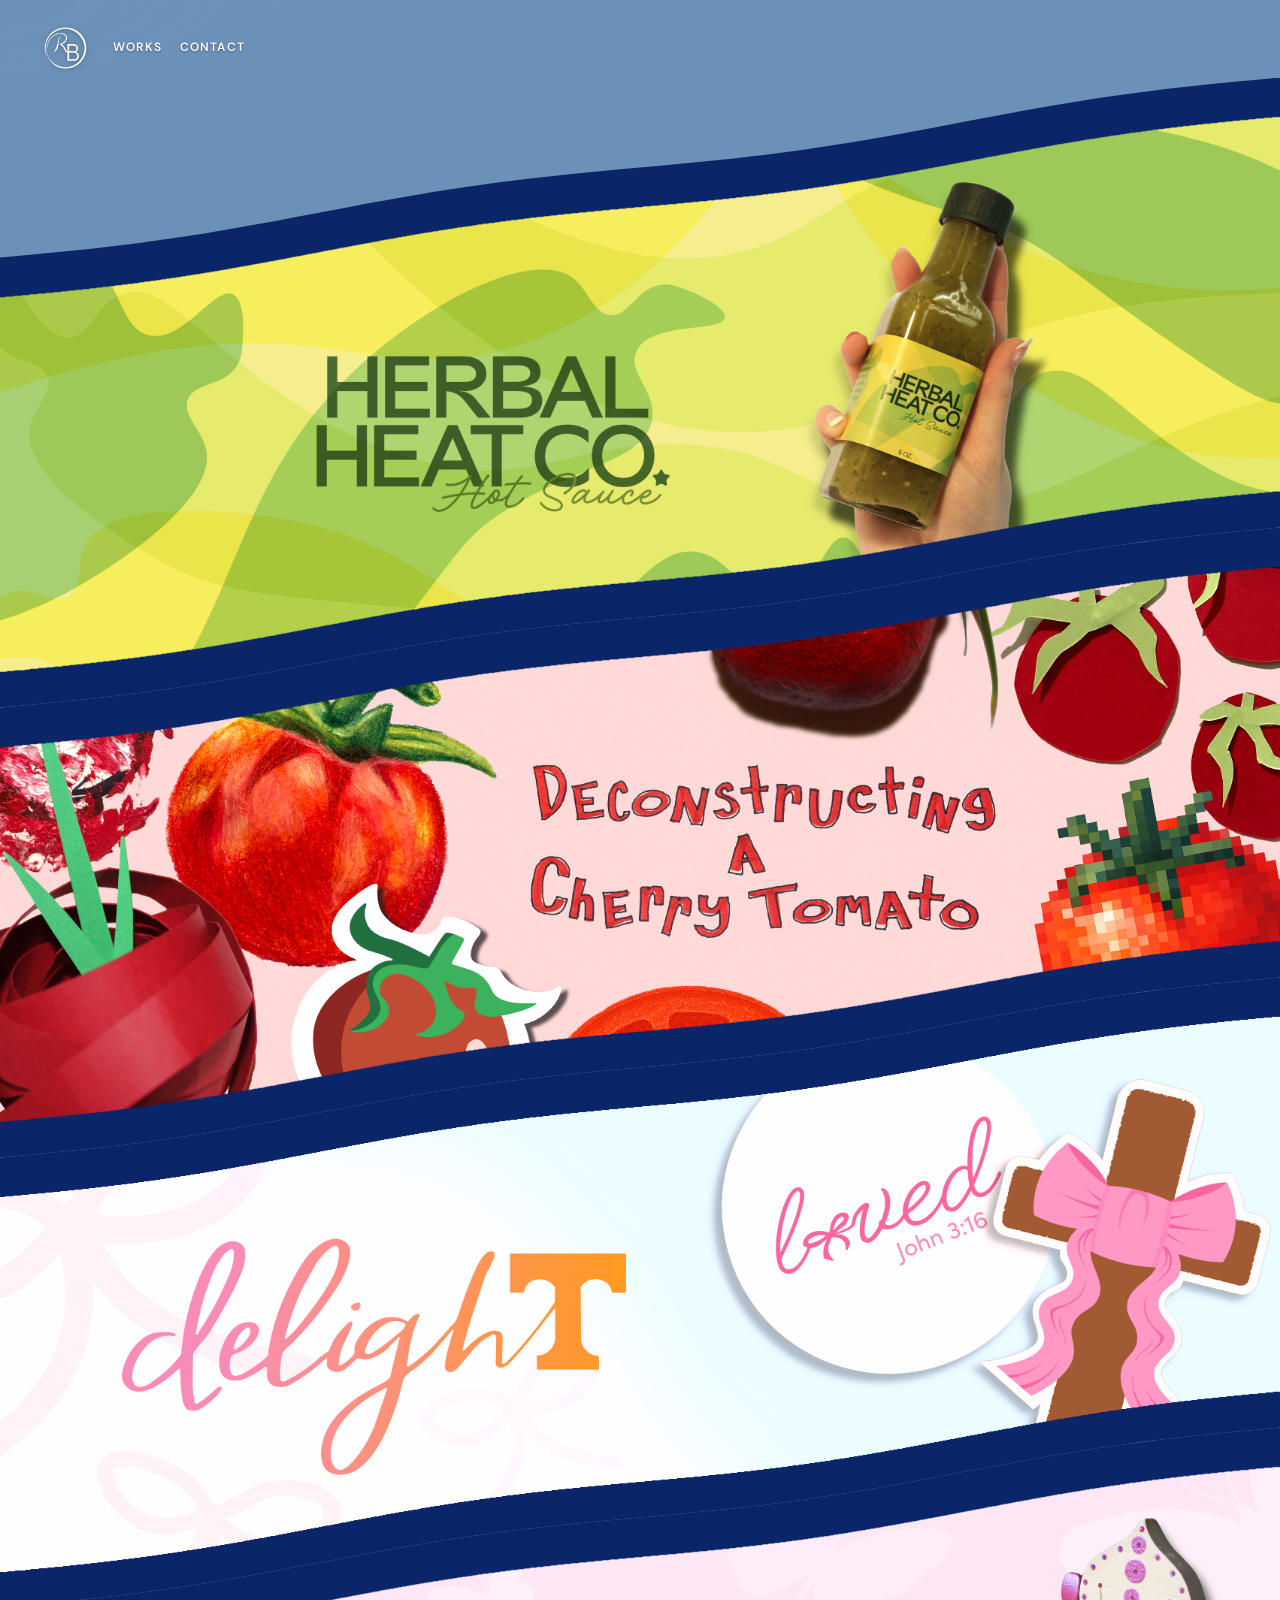
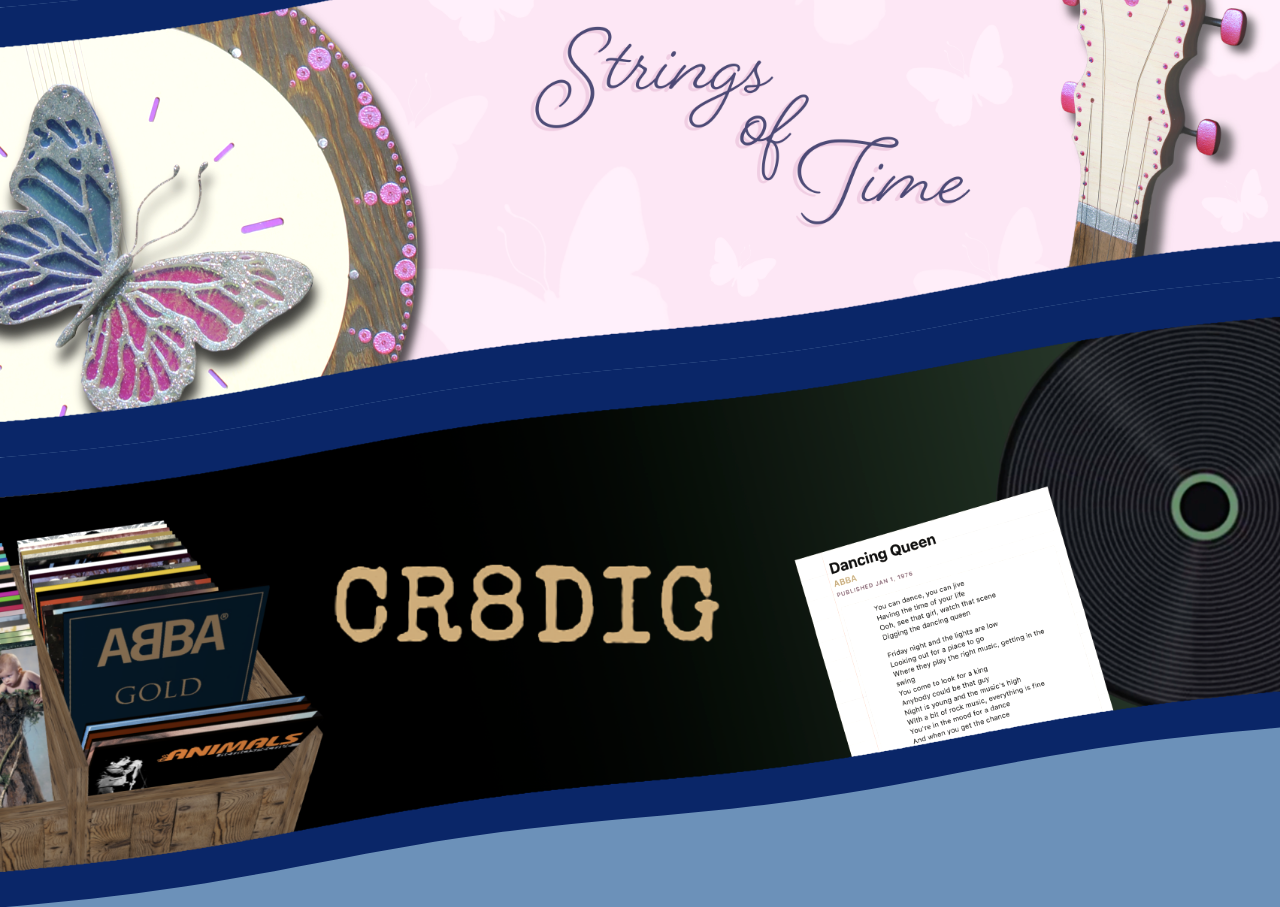
<file: index.html>
<!DOCTYPE html>
<html lang="en">
  <head>
    <meta charset="UTF-8" />
    <meta name="viewport" content="width=device-width, initial-scale=1.0" />
    <title>Studio North — Graphic Design Portfolio</title>
    <link rel="icon" href="images/logo/LOGOMARK.png" type="image/png" />
    <link rel="apple-touch-icon" href="images/logo/LOGOMARK.png" />
    <link rel="preconnect" href="https://fonts.googleapis.com" />
    <link rel="preconnect" href="https://fonts.gstatic.com" crossorigin />
    <link
      href="https://fonts.googleapis.com/css2?family=DM+Sans:ital,opsz,wght@0,9..40,400;0,9..40,600;0,9..40,700;1,9..40,400&family=Fraunces:ital,opsz,wght@0,9..144,400;0,9..144,500;0,9..144,600;1,9..144,400&display=swap"
      rel="stylesheet"
    />
    <link rel="stylesheet" href="css/styles.css" />
    <script src="js/work-strip-wave.js" defer></script>
  </head>
  <body class="home">
    <section id="works" aria-label="Works">
      <header class="site-inline-nav" aria-label="Site">
        <a class="site-inline-nav__brand" href="#works-strips">
          <img src="images/logo/LOGOMARK.png" alt="Studio North" width="72" height="72" decoding="async" />
        </a>
        <nav class="site-inline-nav__links" aria-label="Primary">
          <a href="#works-strips">Works</a>
          <a href="about.html#about">Contact</a>
        </nav>
      </header>
      <div class="works-strips">
        <article class="work-strip work-strip--1" id="works-strips">
          <a href="HHC.html" aria-label="HHC">
            <div class="work-strip__content" aria-hidden="true">
              <p class="work-strip__index">01</p>
              <h3 class="work-strip__title">HHC</h3>
              <p class="work-strip__meta">Branding · Packaging · Photography</p>
            </div>
            <span class="work-strip__arrow" aria-hidden="true">→</span>
          </a>
        </article>
        <article class="work-strip work-strip--2">
          <a href="tomato.html" aria-label="Tomato">
            <div class="work-strip__content" aria-hidden="true">
              <p class="work-strip__index">02</p>
              <h3 class="work-strip__title">Tomato</h3>
              <p class="work-strip__meta">Editorial · Book · Staged Photography · Physical · Digital · Type · AI</p>
            </div>
            <span class="work-strip__arrow" aria-hidden="true">→</span>
          </a>
        </article>
        <article class="work-strip work-strip--3">
          <a href="delight.html" aria-label="Delight">
            <div class="work-strip__content" aria-hidden="true">
              <p class="work-strip__index">03</p>
              <h3 class="work-strip__title">Delight</h3>
              <p class="work-strip__meta">Campaign · Photography · Product Production · Fundraising · Collaboration</p>
            </div>
            <span class="work-strip__arrow" aria-hidden="true">→</span>
          </a>
        </article>
        <article class="work-strip work-strip--4">
          <a href="strings.html" aria-label="Strings">
            <div class="work-strip__content" aria-hidden="true">
              <p class="work-strip__index">04</p>
              <h3 class="work-strip__title">Strings</h3>
              <p class="work-strip__meta">Woodworking · 3D Printing · Laser Cutting · Painting · Photography</p>
            </div>
            <span class="work-strip__arrow" aria-hidden="true">→</span>
          </a>
        </article>
        <article class="work-strip work-strip--5">
          <a href="CR8DIG.html" aria-label="Cr8Dig">
            <div class="work-strip__content" aria-hidden="true">
              <p class="work-strip__index">05</p>
              <h3 class="work-strip__title">Cr8Dig</h3>
              <p class="work-strip__meta">Digital · Web · Interactive · UI/UX · Social Media</p>
            </div>
            <span class="work-strip__arrow" aria-hidden="true">→</span>
          </a>
        </article>
      </div>
    </section>
  </body>
</html>
</file>
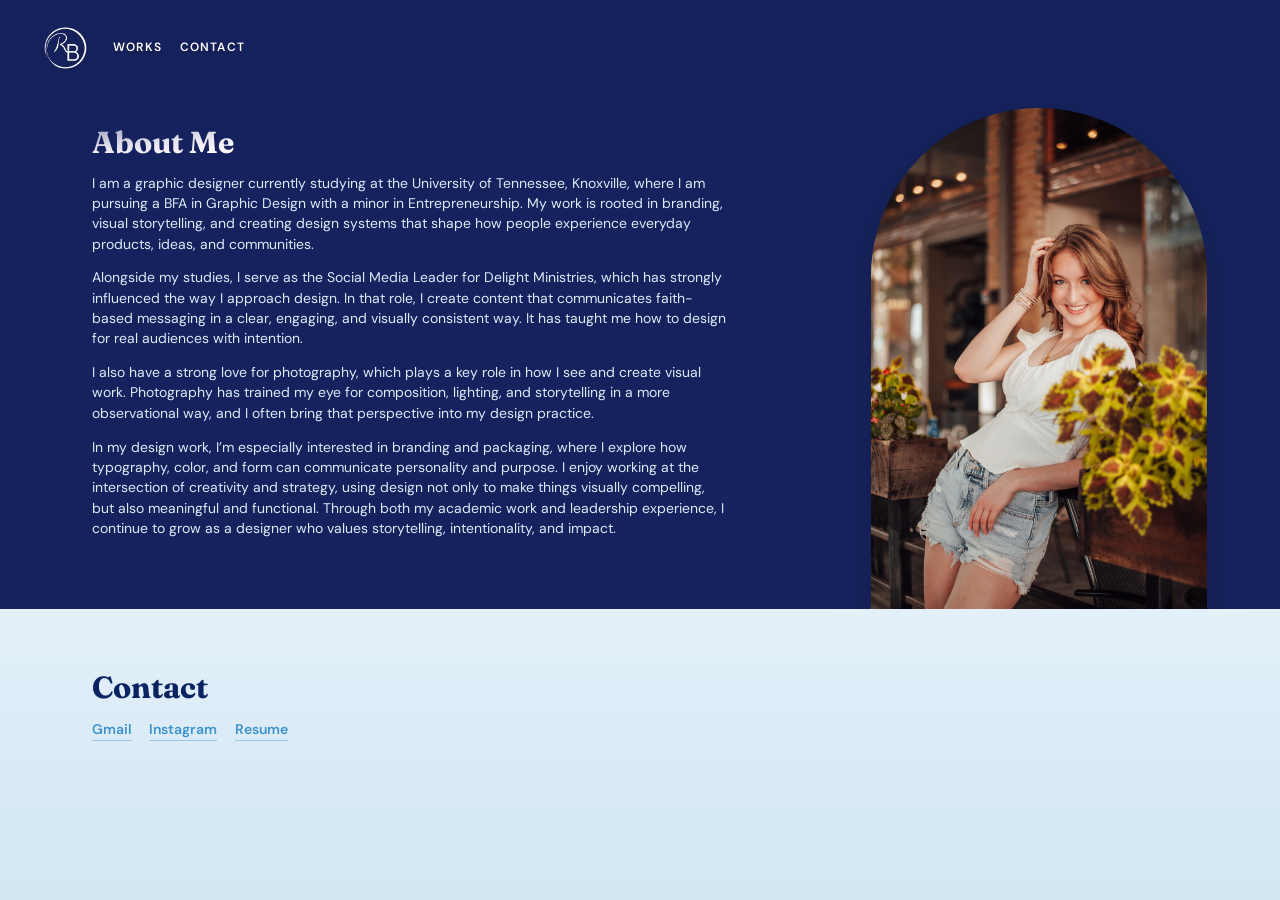
<file: about.html>
<!DOCTYPE html>
<html lang="en">
  <head>
    <meta charset="UTF-8" />
    <meta name="viewport" content="width=device-width, initial-scale=1.0" />
    <title>About &amp; Contact — Studio North</title>
    <link rel="icon" href="images/logo/LOGOMARK.png" type="image/png" />
    <link rel="apple-touch-icon" href="images/logo/LOGOMARK.png" />
    <link rel="preconnect" href="https://fonts.googleapis.com" />
    <link rel="preconnect" href="https://fonts.gstatic.com" crossorigin />
    <link
      href="https://fonts.googleapis.com/css2?family=DM+Sans:ital,opsz,wght@0,9..40,400;0,9..40,600;0,9..40,700;1,9..40,400&family=Fraunces:ital,opsz,wght@0,9..144,400;0,9..144,500;0,9..144,600;1,9..144,400&display=swap"
      rel="stylesheet"
    />
    <link rel="stylesheet" href="css/styles.css" />
  </head>
  <body class="page-about-contact">
    <section id="about" aria-labelledby="about-heading">
      <header class="site-inline-nav" aria-label="Site">
        <a class="site-inline-nav__brand" href="index.html#works-strips">
          <img src="images/logo/LOGOMARK.png" alt="Studio North" width="72" height="72" decoding="async" />
        </a>
        <nav class="site-inline-nav__links" aria-label="Primary">
          <a href="index.html#works-strips">Works</a>
          <a href="about.html#about">Contact</a>
        </nav>
      </header>
      <div class="section-inner">
        <h2 id="about-heading">About Me</h2>
        <div class="about-layout">
          <div class="about-copy">
            <p class="lead">
              I am a graphic designer currently studying at the University of Tennessee, Knoxville, where I
              am pursuing a BFA in Graphic Design with a minor in Entrepreneurship. My work is rooted in
              branding, visual storytelling, and creating design systems that shape how people experience
              everyday products, ideas, and communities.
            </p>
            <p>
              Alongside my studies, I serve as the Social Media Leader for Delight Ministries, which has
              strongly influenced the way I approach design. In that role, I create content that
              communicates faith-based messaging in a clear, engaging, and visually consistent way. It has
              taught me how to design for real audiences with intention.
            </p>
            <p>
              I also have a strong love for photography, which plays a key role in how I see and create
              visual work. Photography has trained my eye for composition, lighting, and storytelling in a
              more observational way, and I often bring that perspective into my design practice.
            </p>
            <p>
              In my design work, I&rsquo;m especially interested in branding and packaging, where I explore
              how typography, color, and form can communicate personality and purpose. I enjoy working at
              the intersection of creativity and strategy, using design not only to make things visually
              compelling, but also meaningful and functional. Through both my academic work and leadership
              experience, I continue to grow as a designer who values storytelling, intentionality, and
              impact.
            </p>
          </div>
          <figure class="about-designer-figure">
            <img
              class="about-designer-image"
              src="images/logo/Me-05.png"
              alt="Portrait of the designer"
              width="2403"
              height="3600"
              decoding="async"
              loading="lazy"
            />
          </figure>
        </div>
      </div>
    </section>

    <section id="contact" aria-labelledby="contact-heading">
      <div class="section-inner">
        <h2 id="contact-heading">Contact</h2>
        <div class="contact-links">
          <a href="mailto:bridgesraegan3@gmail.com">Gmail</a>
          <a href="https://www.instagram.com/raegan_r_bridges/" rel="noopener noreferrer">Instagram</a>
          <a href="documents/resume.pdf">Resume</a>
        </div>
      </div>
    </section>
  </body>
</html>
</file>
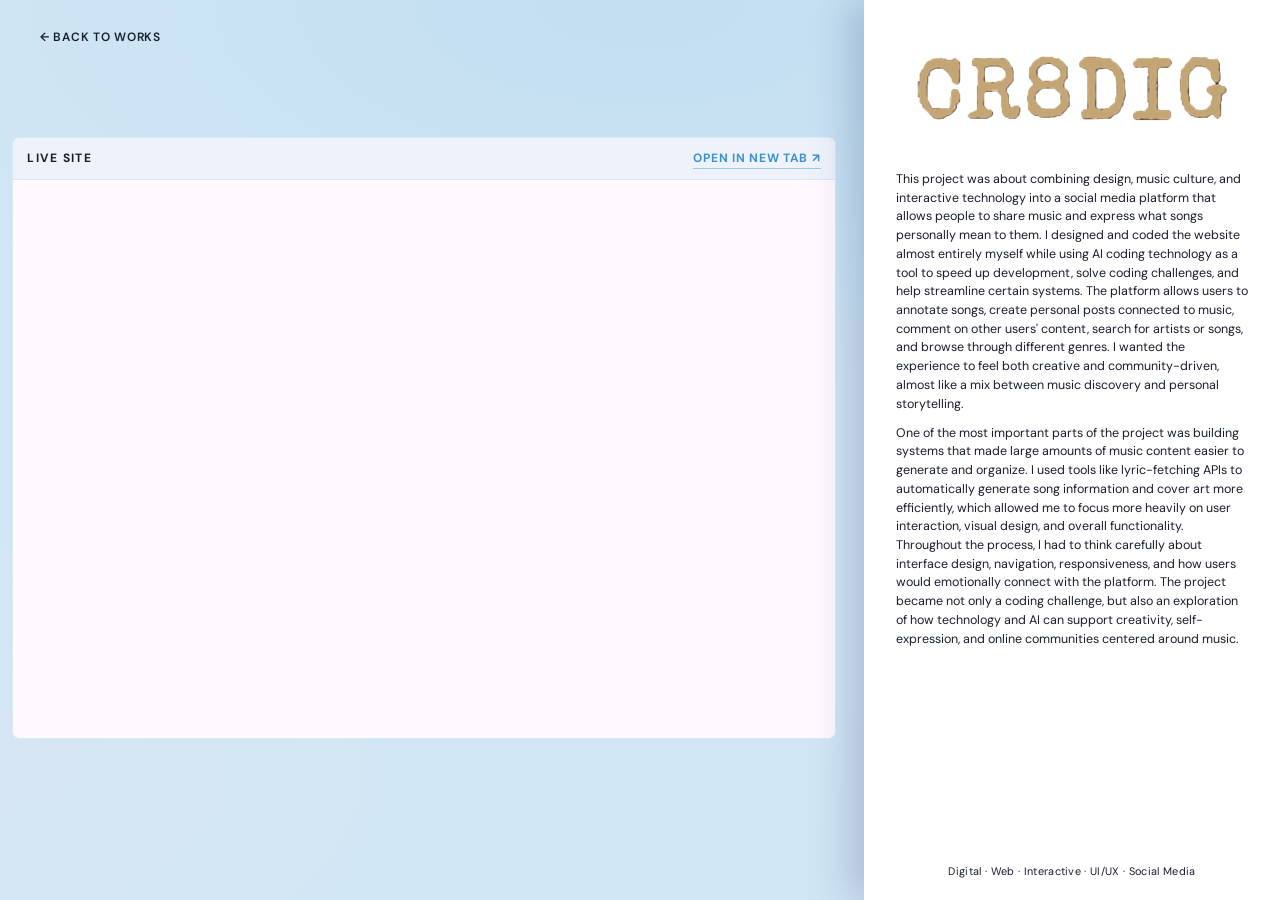
<file: CR8DIG.html>
<!DOCTYPE html>
<html lang="en">
  <head>
    <meta charset="UTF-8" />
    <meta name="viewport" content="width=device-width, initial-scale=1.0" />
    <title>Cr8Dig — Studio North</title>
    <link rel="icon" href="images/logo/LOGOMARK.png" type="image/png" />
    <link rel="apple-touch-icon" href="images/logo/LOGOMARK.png" />
    <link rel="preconnect" href="https://fonts.googleapis.com" />
    <link rel="preconnect" href="https://fonts.gstatic.com" crossorigin />
    <link
      href="https://fonts.googleapis.com/css2?family=DM+Sans:ital,opsz,wght@0,9..40,400;0,9..40,600;0,9..40,700&family=Fraunces:opsz,wght@9..144,500;9..144,600&display=swap"
      rel="stylesheet"
    />
    <link rel="stylesheet" href="css/styles.css" />
  </head>
  <body>
    <article class="project-page project-page--split project-page--cr8dig">
      <a class="project-back" href="index.html#works-strips">← Back to works</a>

      <div class="project-split">
        <div class="project-split__images">
          <section class="project-site-embed" aria-labelledby="cr8dig-embed-heading">
            <div class="project-site-embed__header">
              <h2 id="cr8dig-embed-heading" class="project-site-embed__title">Live site</h2>
              <a
                class="project-site-embed__open"
                href="https://raeganbridges.github.io/Cr8Dig/crate.html?genre=1&amp;embed=1"
                target="_blank"
                rel="noopener noreferrer"
              >
                Open in new tab ↗
              </a>
            </div>
            <div class="project-site-embed__frame-wrap">
              <iframe
                class="project-site-embed__frame"
                src="https://raeganbridges.github.io/Cr8Dig/crate.html?genre=1&amp;embed=1"
                title="Cr8Dig — All genres crate (embedded preview)"
                loading="eager"
                referrerpolicy="no-referrer-when-downgrade"
                allow="fullscreen"
              ></iframe>
            </div>
          </section>
        </div>

        <section class="project-split__text" aria-labelledby="cr8dig-heading">
          <header class="project-page__intro">
            <h1 id="cr8dig-heading" class="project-split__wordmark">
              <img
                class="project-split__wordmark-img"
                src="images/works/CR8DIG/Name.png"
                alt="Cr8Dig"
                width="1285"
                height="562"
                decoding="async"
                loading="eager"
                fetchpriority="high"
              />
            </h1>
          </header>
          <div class="project-split__rail-body">
            <div class="body-text project-split__body-text project-split__body-text--cr8dig">
              <p>
                This project was about combining design, music culture, and interactive technology into a
                social media platform that allows people to share music and express what songs personally mean
                to them. I designed and coded the website almost entirely myself while using AI coding technology
                as a tool to speed up development, solve coding challenges, and help streamline certain
                systems. The platform allows users to annotate songs, create personal posts connected to
                music, comment on other users' content, search for artists or songs, and browse through
                different genres. I wanted the experience to feel both creative and community-driven, almost
                like a mix between music discovery and personal storytelling.
              </p>
              <p>
                One of the most important parts of the project was building systems that made large amounts of
                music content easier to generate and organize. I used tools like lyric-fetching APIs to
                automatically generate song information and cover art more efficiently, which allowed me to
                focus more heavily on user interaction, visual design, and overall functionality. Throughout
                the process, I had to think carefully about interface design, navigation, responsiveness, and
                how users would emotionally connect with the platform. The project became not only a coding
                challenge, but also an exploration of how technology and AI can support creativity,
                self-expression, and online communities centered around music.
              </p>
            </div>
          </div>
          <p class="project-meta project-meta--split-rail-footer">
            Digital · Web · Interactive · UI/UX · Social Media
          </p>
        </section>
      </div>
    </article>
  </body>
</html>
</file>
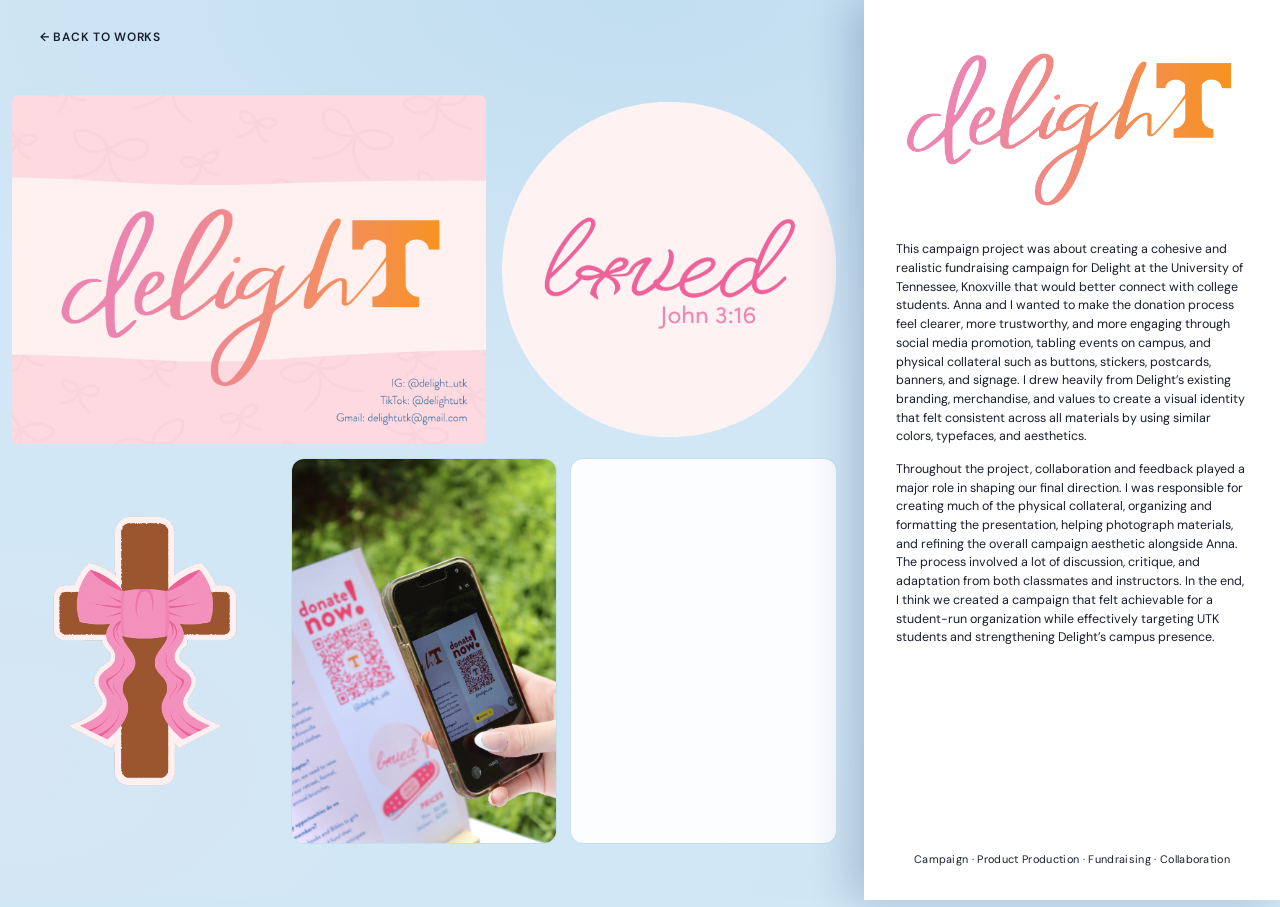
<file: delight.html>
<!DOCTYPE html>
<html lang="en">
  <head>
    <meta charset="UTF-8" />
    <meta name="viewport" content="width=device-width, initial-scale=1.0" />
    <title>Delight — Studio North</title>
    <link rel="icon" href="images/logo/LOGOMARK.png" type="image/png" />
    <link rel="apple-touch-icon" href="images/logo/LOGOMARK.png" />
    <link rel="preconnect" href="https://fonts.googleapis.com" />
    <link rel="preconnect" href="https://fonts.gstatic.com" crossorigin />
    <link
      href="https://fonts.googleapis.com/css2?family=DM+Sans:ital,opsz,wght@0,9..40,400;0,9..40,600;0,9..40,700&family=Fraunces:opsz,wght@9..144,500;9..144,600&display=swap"
      rel="stylesheet"
    />
    <link rel="stylesheet" href="css/styles.css" />
    <script src="js/delight-gallery-config.js"></script>
    <script src="js/delight-gallery.js" defer></script>
    <script src="js/gallery-lightbox.js" defer></script>
  </head>
  <body>
    <article class="project-page project-page--gallery project-page--split">
      <a class="project-back" href="index.html#works-strips">← Back to works</a>

      <div class="project-split">
        <div class="project-split__images">
          <div id="delight-gallery" class="project-gallery" role="list"></div>
        </div>

        <section class="project-split__text" aria-labelledby="delight-heading">
          <header class="project-page__intro">
            <h1 id="delight-heading" class="project-split__wordmark">
              <img
                class="project-split__wordmark-img"
                src="images/works/DELIGHT/logomark.png"
                alt="Delight logomark"
                width="468"
                height="162"
                decoding="async"
                loading="eager"
                fetchpriority="high"
              />
            </h1>
          </header>
          <div class="project-split__rail-body">
            <div class="body-text project-split__body-text project-split__body-text--delight">
              <p>
                This campaign project was about creating a cohesive and realistic fundraising campaign for
                Delight at the University of Tennessee, Knoxville that would better connect with college
                students. Anna and I wanted to make the donation process feel clearer, more trustworthy, and
                more engaging through social media promotion, tabling events on campus, and physical collateral
                such as buttons, stickers, postcards, banners, and signage. I drew heavily from Delight’s
                existing branding, merchandise, and values to create a visual identity that felt consistent
                across all materials by using similar colors, typefaces, and aesthetics.
              </p>
              <p>
                Throughout the project, collaboration and feedback played a major role in shaping our final
                direction. I was responsible for creating much of the physical collateral, organizing and
                formatting the presentation, helping photograph materials, and refining the overall campaign
                aesthetic alongside Anna. The process involved a lot of discussion, critique, and adaptation
                from both classmates and instructors. In the end, I think we created a campaign that felt
                achievable for a student-run organization while effectively targeting UTK students and
                strengthening Delight’s campus presence.
              </p>
            </div>
          </div>
          <p class="project-meta project-meta--split-rail-footer">
            Campaign · Product Production · Fundraising · Collaboration
          </p>
        </section>
      </div>
    </article>
  </body>
</html>
</file>
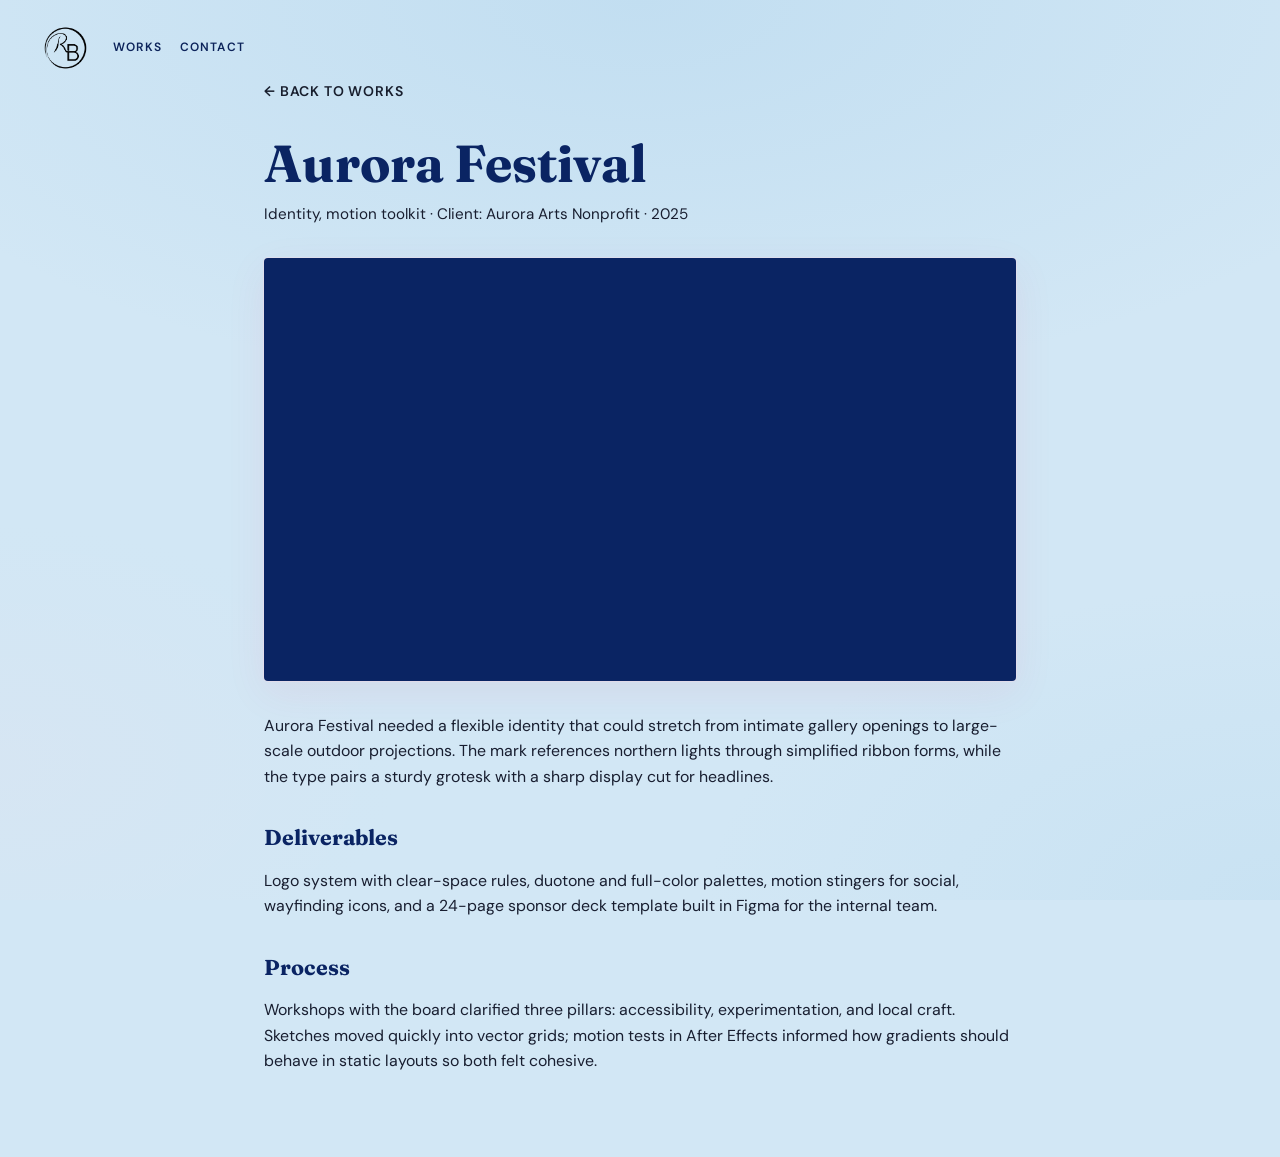
<file: project-aurora.html>
<!DOCTYPE html>
<html lang="en">
  <head>
    <meta charset="UTF-8" />
    <meta name="viewport" content="width=device-width, initial-scale=1.0" />
    <title>Aurora Festival — Studio North</title>
    <link rel="icon" href="images/logo/LOGOMARK.png" type="image/png" />
    <link rel="apple-touch-icon" href="images/logo/LOGOMARK.png" />
    <link rel="preconnect" href="https://fonts.googleapis.com" />
    <link rel="preconnect" href="https://fonts.gstatic.com" crossorigin />
    <link
      href="https://fonts.googleapis.com/css2?family=DM+Sans:ital,opsz,wght@0,9..40,400;0,9..40,600;0,9..40,700&family=Fraunces:opsz,wght@9..144,500;9..144,600&display=swap"
      rel="stylesheet"
    />
    <link rel="stylesheet" href="css/styles.css" />
  </head>
  <body>
    <article class="project-page">
      <header class="site-inline-nav" aria-label="Site">
        <a class="site-inline-nav__brand" href="index.html#works-strips">
          <img src="images/logo/LOGOMARK.png" alt="Studio North" width="72" height="72" decoding="async" />
        </a>
        <nav class="site-inline-nav__links" aria-label="Primary">
          <a href="index.html#works-strips">Works</a>
          <a href="about.html#about">Contact</a>
        </nav>
      </header>
      <a class="project-back" href="index.html#works-strips">← Back to works</a>
      <h1>Aurora Festival</h1>
      <p class="project-meta">Identity, motion toolkit · Client: Aurora Arts Nonprofit · 2025</p>
      <div
        class="project-hero"
        style="background-image: url('https://images.unsplash.com/photo-1505142468610-359e7d316be0?w=1600&q=80')"
        role="img"
        aria-label="Abstract gradient visual from the Aurora Festival project"
      ></div>
      <div class="body-text">
        <p>
          Aurora Festival needed a flexible identity that could stretch from intimate gallery
          openings to large-scale outdoor projections. The mark references northern lights through
          simplified ribbon forms, while the type pairs a sturdy grotesk with a sharp display cut
          for headlines.
        </p>
        <h2>Deliverables</h2>
        <p>
          Logo system with clear-space rules, duotone and full-color palettes, motion stingers for
          social, wayfinding icons, and a 24-page sponsor deck template built in Figma for the
          internal team.
        </p>
        <h2>Process</h2>
        <p>
          Workshops with the board clarified three pillars: accessibility, experimentation, and
          local craft. Sketches moved quickly into vector grids; motion tests in After Effects
          informed how gradients should behave in static layouts so both felt cohesive.
        </p>
      </div>
    </article>
  </body>
</html>
</file>
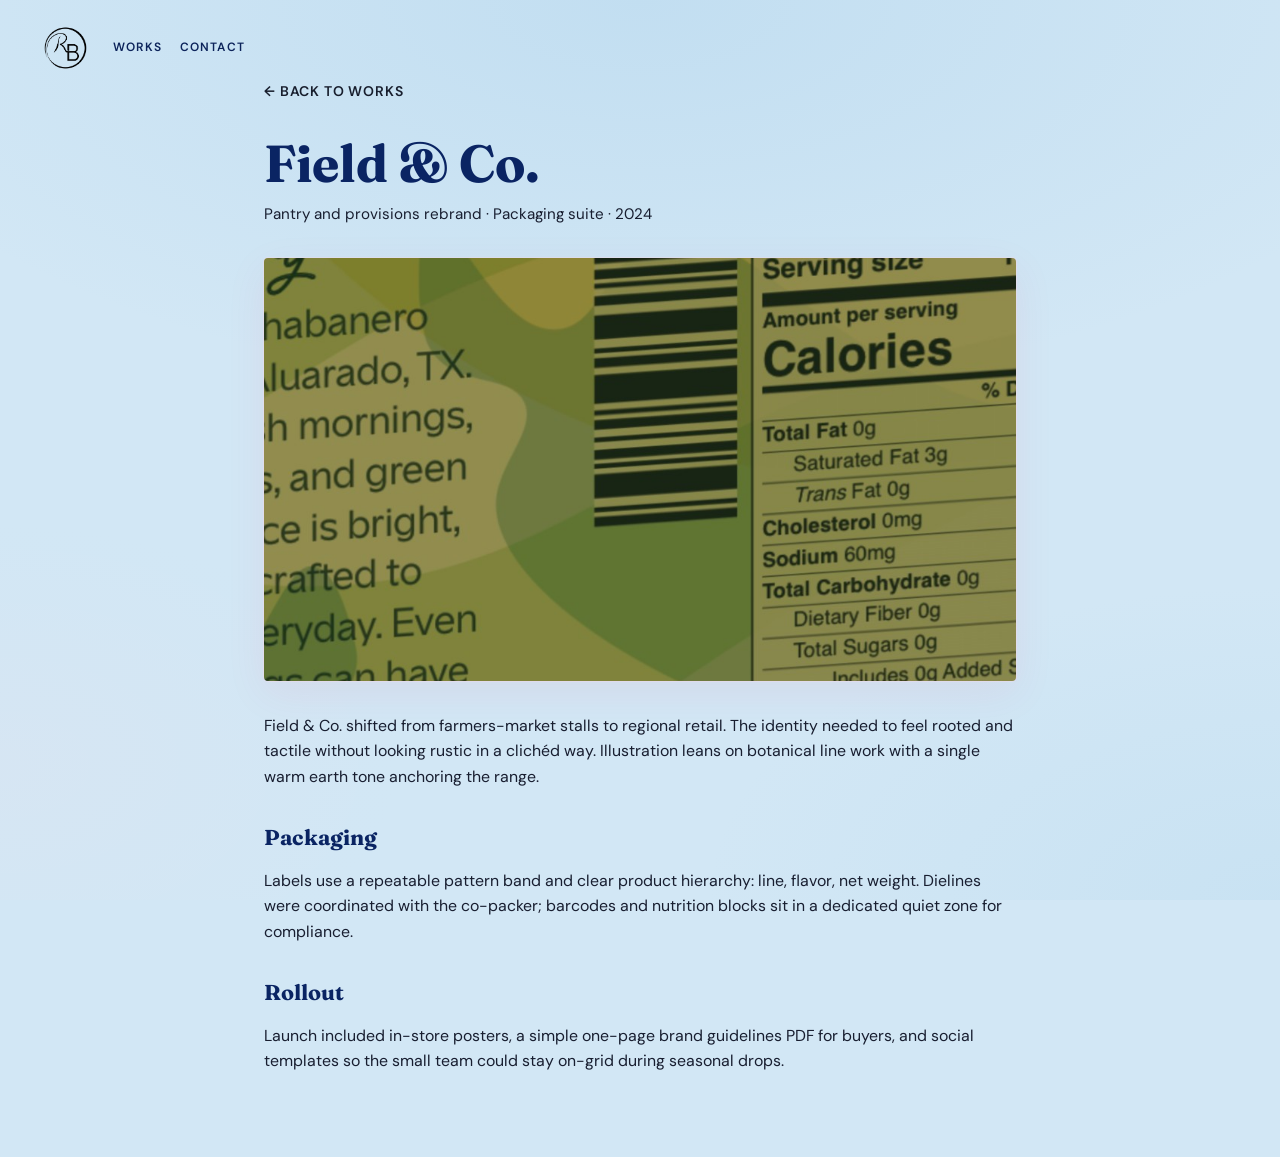
<file: project-field.html>
<!DOCTYPE html>
<html lang="en">
  <head>
    <meta charset="UTF-8" />
    <meta name="viewport" content="width=device-width, initial-scale=1.0" />
    <title>Field &amp; Co. — Studio North</title>
    <link rel="icon" href="images/logo/LOGOMARK.png" type="image/png" />
    <link rel="apple-touch-icon" href="images/logo/LOGOMARK.png" />
    <link rel="preconnect" href="https://fonts.googleapis.com" />
    <link rel="preconnect" href="https://fonts.gstatic.com" crossorigin />
    <link
      href="https://fonts.googleapis.com/css2?family=DM+Sans:ital,opsz,wght@0,9..40,400;0,9..40,600;0,9..40,700&family=Fraunces:opsz,wght@9..144,500;9..144,600&display=swap"
      rel="stylesheet"
    />
    <link rel="stylesheet" href="css/styles.css" />
  </head>
  <body>
    <article class="project-page">
      <header class="site-inline-nav" aria-label="Site">
        <a class="site-inline-nav__brand" href="index.html#works-strips">
          <img src="images/logo/LOGOMARK.png" alt="Studio North" width="72" height="72" decoding="async" />
        </a>
        <nav class="site-inline-nav__links" aria-label="Primary">
          <a href="index.html#works-strips">Works</a>
          <a href="about.html#about">Contact</a>
        </nav>
      </header>
      <a class="project-back" href="index.html#works-strips">← Back to works</a>
      <h1>Field &amp; Co.</h1>
      <p class="project-meta">Pantry and provisions rebrand · Packaging suite · 2024</p>
      <div
        class="project-hero"
        style="background-image: url('assets/field-label-reference.png')"
        role="img"
        aria-label="Brand and packaging visuals for Field and Co"
      ></div>
      <div class="body-text">
        <p>
          Field &amp; Co. shifted from farmers-market stalls to regional retail. The identity
          needed to feel rooted and tactile without looking rustic in a clichéd way. Illustration
          leans on botanical line work with a single warm earth tone anchoring the range.
        </p>
        <h2>Packaging</h2>
        <p>
          Labels use a repeatable pattern band and clear product hierarchy: line, flavor, net
          weight. Dielines were coordinated with the co-packer; barcodes and nutrition blocks sit
          in a dedicated quiet zone for compliance.
        </p>
        <h2>Rollout</h2>
        <p>
          Launch included in-store posters, a simple one-page brand guidelines PDF for buyers, and
          social templates so the small team could stay on-grid during seasonal drops.
        </p>
      </div>
    </article>
  </body>
</html>
</file>
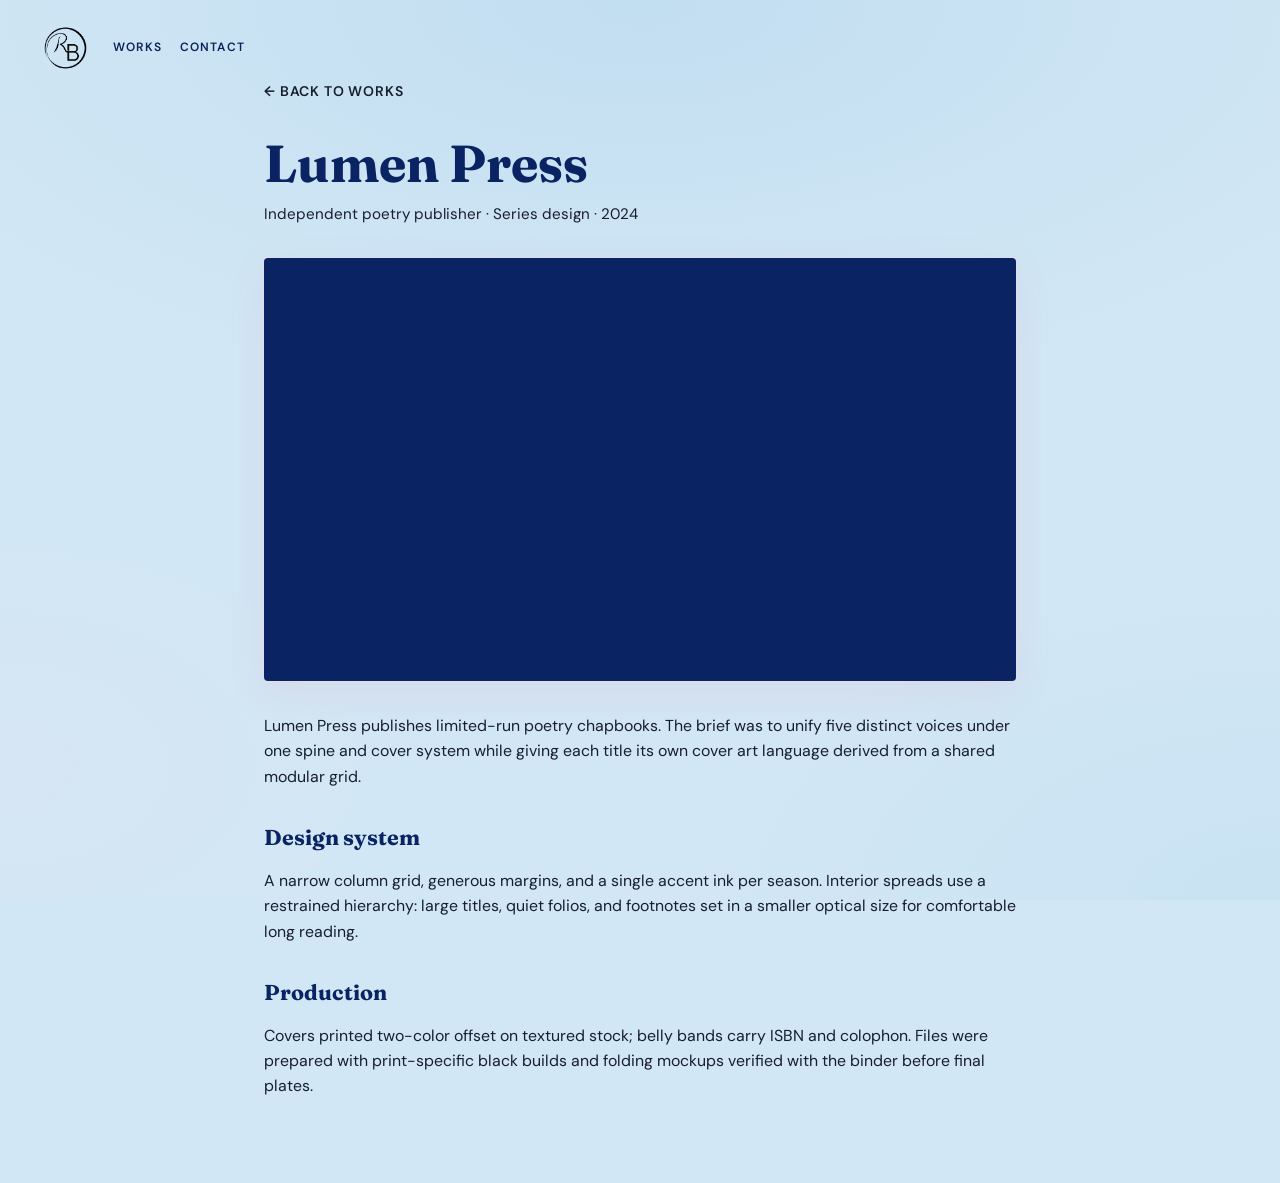
<file: project-lumen.html>
<!DOCTYPE html>
<html lang="en">
  <head>
    <meta charset="UTF-8" />
    <meta name="viewport" content="width=device-width, initial-scale=1.0" />
    <title>Lumen Press — Studio North</title>
    <link rel="icon" href="images/logo/LOGOMARK.png" type="image/png" />
    <link rel="apple-touch-icon" href="images/logo/LOGOMARK.png" />
    <link rel="preconnect" href="https://fonts.googleapis.com" />
    <link rel="preconnect" href="https://fonts.gstatic.com" crossorigin />
    <link
      href="https://fonts.googleapis.com/css2?family=DM+Sans:ital,opsz,wght@0,9..40,400;0,9..40,600;0,9..40,700&family=Fraunces:opsz,wght@9..144,500;9..144,600&display=swap"
      rel="stylesheet"
    />
    <link rel="stylesheet" href="css/styles.css" />
  </head>
  <body>
    <article class="project-page">
      <header class="site-inline-nav" aria-label="Site">
        <a class="site-inline-nav__brand" href="index.html#works-strips">
          <img src="images/logo/LOGOMARK.png" alt="Studio North" width="72" height="72" decoding="async" />
        </a>
        <nav class="site-inline-nav__links" aria-label="Primary">
          <a href="index.html#works-strips">Works</a>
          <a href="about.html#about">Contact</a>
        </nav>
      </header>
      <a class="project-back" href="index.html#works-strips">← Back to works</a>
      <h1>Lumen Press</h1>
      <p class="project-meta">Independent poetry publisher · Series design · 2024</p>
      <div
        class="project-hero"
        style="background-image: url('https://images.unsplash.com/photo-1439405326854-014607f0d12e?w=1600&q=80')"
        role="img"
        aria-label="Typography and print detail from Lumen Press editions"
      ></div>
      <div class="body-text">
        <p>
          Lumen Press publishes limited-run poetry chapbooks. The brief was to unify five distinct
          voices under one spine and cover system while giving each title its own cover art
          language derived from a shared modular grid.
        </p>
        <h2>Design system</h2>
        <p>
          A narrow column grid, generous margins, and a single accent ink per season. Interior
          spreads use a restrained hierarchy: large titles, quiet folios, and footnotes set in a
          smaller optical size for comfortable long reading.
        </p>
        <h2>Production</h2>
        <p>
          Covers printed two-color offset on textured stock; belly bands carry ISBN and colophon.
          Files were prepared with print-specific black builds and folding mockups verified with the
          binder before final plates.
        </p>
      </div>
    </article>
  </body>
</html>
</file>
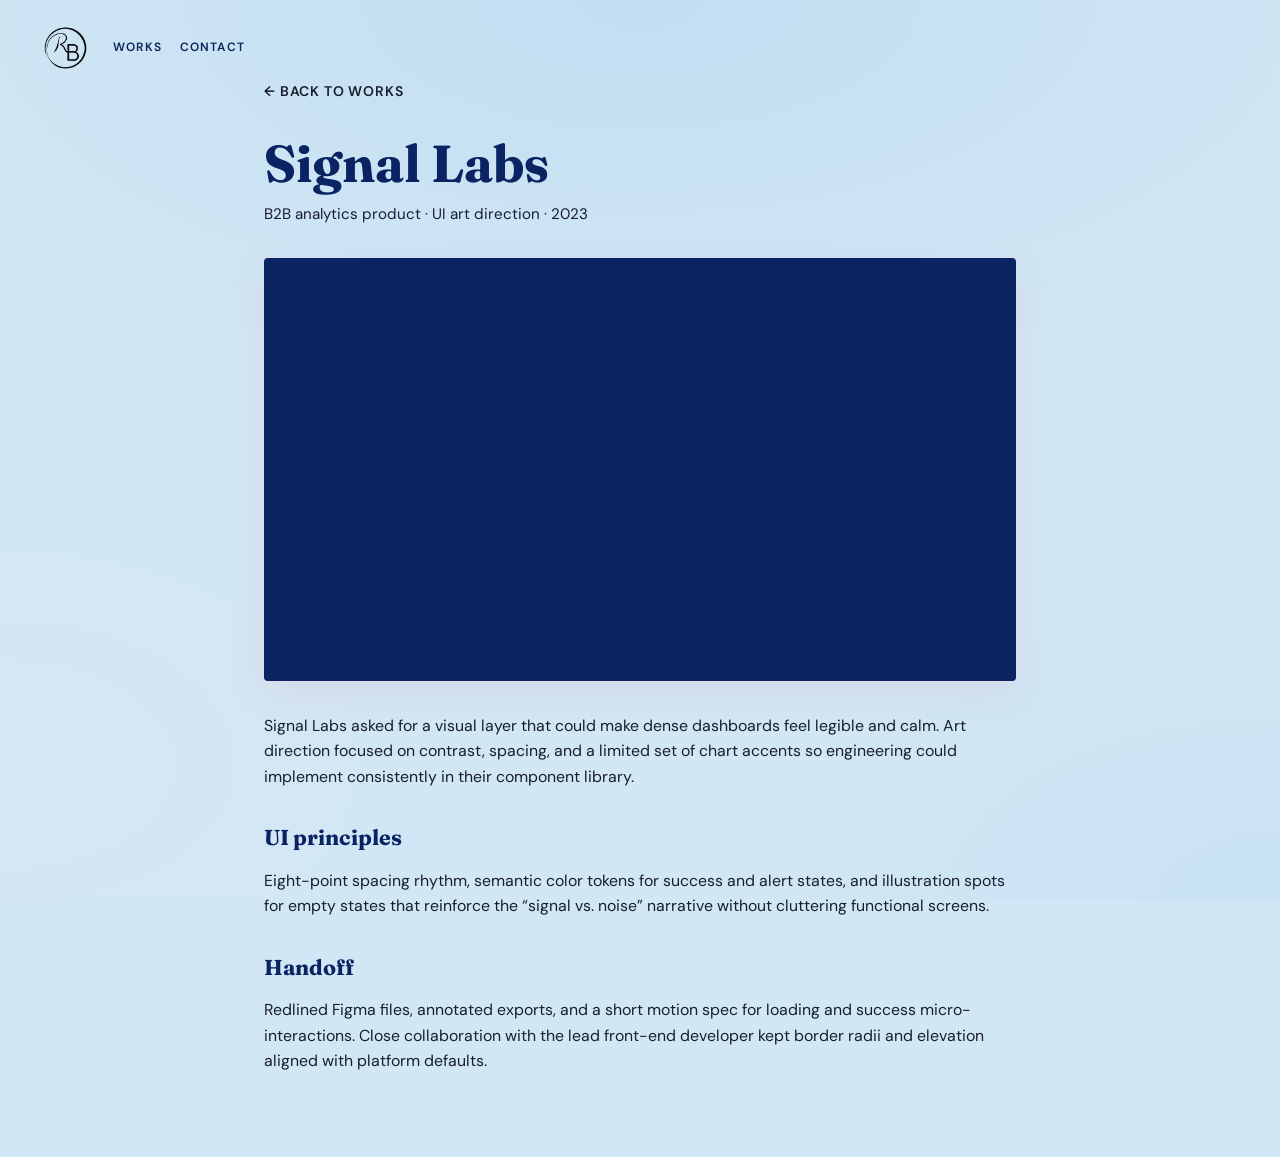
<file: project-signal.html>
<!DOCTYPE html>
<html lang="en">
  <head>
    <meta charset="UTF-8" />
    <meta name="viewport" content="width=device-width, initial-scale=1.0" />
    <title>Signal Labs — Studio North</title>
    <link rel="icon" href="images/logo/LOGOMARK.png" type="image/png" />
    <link rel="apple-touch-icon" href="images/logo/LOGOMARK.png" />
    <link rel="preconnect" href="https://fonts.googleapis.com" />
    <link rel="preconnect" href="https://fonts.gstatic.com" crossorigin />
    <link
      href="https://fonts.googleapis.com/css2?family=DM+Sans:ital,opsz,wght@0,9..40,400;0,9..40,600;0,9..40,700&family=Fraunces:opsz,wght@9..144,500;9..144,600&display=swap"
      rel="stylesheet"
    />
    <link rel="stylesheet" href="css/styles.css" />
  </head>
  <body>
    <article class="project-page">
      <header class="site-inline-nav" aria-label="Site">
        <a class="site-inline-nav__brand" href="index.html#works-strips">
          <img src="images/logo/LOGOMARK.png" alt="Studio North" width="72" height="72" decoding="async" />
        </a>
        <nav class="site-inline-nav__links" aria-label="Primary">
          <a href="index.html#works-strips">Works</a>
          <a href="about.html#about">Contact</a>
        </nav>
      </header>
      <a class="project-back" href="index.html#works-strips">← Back to works</a>
      <h1>Signal Labs</h1>
      <p class="project-meta">B2B analytics product · UI art direction · 2023</p>
      <div
        class="project-hero"
        style="background-image: url('https://images.unsplash.com/photo-1518837695005-2083093ee35b?w=1600&q=80')"
        role="img"
        aria-label="Interface and visual design exploration for Signal Labs"
      ></div>
      <div class="body-text">
        <p>
          Signal Labs asked for a visual layer that could make dense dashboards feel legible and
          calm. Art direction focused on contrast, spacing, and a limited set of chart accents so
          engineering could implement consistently in their component library.
        </p>
        <h2>UI principles</h2>
        <p>
          Eight-point spacing rhythm, semantic color tokens for success and alert states, and
          illustration spots for empty states that reinforce the “signal vs. noise” narrative
          without cluttering functional screens.
        </p>
        <h2>Handoff</h2>
        <p>
          Redlined Figma files, annotated exports, and a short motion spec for loading and success
          micro-interactions. Close collaboration with the lead front-end developer kept border
          radii and elevation aligned with platform defaults.
        </p>
      </div>
    </article>
  </body>
</html>
</file>
<file: css/styles.css>
/* Graphic designer portfolio — responsive layout & trapezoid works strips */

:root {
  /* Brand palette: navy · sky · light blues · off-white · magenta · charcoal */
  --navy: #0a2463;
  --sky: #3e92cc;
  --sky-light: #6eb0dc;
  --sky-lighter: #a3cfe9;
  --sky-pale: #dcecf7;
  --sky-mist: #eef6fc;
  --cream: #fffaff;
  --magenta: #d8315b;
  --pink-rose: #e0456f;
  --pink-light: #eb6b8f;
  --pink-lighter: #f4a3b8;
  --pink-pale: #fcd8e2;
  --pink-mist: #fff5f8;
  --charcoal: #1e1b18;
  --bg: var(--charcoal);
  --surface: var(--navy);
  --text: var(--cream);
  --text-muted: color-mix(in srgb, var(--cream) 62%, var(--sky-lighter) 38%);
  --accent: var(--sky);
  --accent-soft: color-mix(in srgb, var(--sky) 78%, var(--charcoal));
  --accent-pink: var(--magenta);
  --tone-deep: var(--charcoal);
  --tone-mid: var(--navy);
  /* Legacy name: was saturated blue behind works; #works now uses --works-strip-backdrop. */
  --hero-works-surface: color-mix(in srgb, var(--navy) 58%, var(--sky) 42%);
  /* Wash behind work-strip “boxes” — saturated blue (sky chroma + depth) */
  --works-strip-backdrop: color-mix(in srgb, var(--navy) 36%, var(--sky-lighter) 64%);
  /* #about (and #works lower half) solid fill */
  --about-bg: #15225d;
  /* Slightly below 4rem so nav + layout match a typical local window vs wide fullscreen on gh-pages */
  --nav-h: 2.65rem;
  /* Logo + Works + Contact: same viewport inset on every page */
  --site-inline-gutter-x: clamp(1.25rem, 4vw, 2.5rem);
  /* Sticky .site-inline-nav logo (shared height for scroll-padding + img rules) */
  --site-inline-nav-logo-h: clamp(2.2rem, 5.25vw, 3rem);
  --site-inline-nav-logo-max-w: 280px;
  /* Match sticky .site-inline-nav height; #works-strips targets first strip (HHC top / parallelogram apex) */
  --site-inline-scroll-pad: max(
    4.25rem,
    calc(
      max(1.5rem, 0.85rem + env(safe-area-inset-top, 0px))
      + var(--site-inline-nav-logo-h)
      + max(0.35rem, env(safe-area-inset-bottom, 0px))
      + 1rem
    )
  );
  --strip-angle: 8deg;
  --strip-tan: tan(var(--strip-angle));
  --strip-h: 50vh;
  --strip-offset: calc(100vw * var(--strip-tan));
  font-family: "DM Sans", system-ui, sans-serif;
}

*,
*::before,
*::after {
  box-sizing: border-box;
}

html {
  scroll-behavior: smooth;
  scroll-padding-top: var(--site-inline-scroll-pad);
  overflow-x: hidden;
  overflow-x: clip;
  max-width: 100%;
  background-color: color-mix(in srgb, var(--sky-pale) 64%, var(--sky-lighter) 36%);
  /* Avoid mobile browsers inflating type vs desktop devtools / local file preview */
  -webkit-text-size-adjust: 100%;
  text-size-adjust: 100%;
}

body {
  margin: 0;
  overflow-x: hidden;
  overflow-x: clip;
  max-width: 100%;
  background-color: color-mix(
    in srgb,
    color-mix(in srgb, var(--sky-pale) 68%, var(--sky-lighter) 32%) 78%,
    var(--sky-mist) 22%
  );
  background-image:
    radial-gradient(ellipse 120% 80% at 50% 0%, color-mix(in srgb, var(--sky-light) 16%, transparent), transparent 55%),
    radial-gradient(ellipse 90% 70% at 100% 100%, color-mix(in srgb, var(--sky-lighter) 20%, transparent), transparent 50%),
    radial-gradient(ellipse 70% 60% at 0% 85%, color-mix(in srgb, var(--pink-pale) 10%, transparent), transparent 45%);
  background-attachment: fixed;
  color: var(--charcoal);
  line-height: 1.6;
  /* Tighter clamp + lower vw: wide-viewport GitHub Pages matched narrower local window */
  font-size: clamp(0.9375rem, 0.88rem + 0.14vw, 1.05rem);
}

/* ——— Nav tabs ——— */
.site-nav {
  position: fixed;
  top: 0;
  left: 0;
  right: 0;
  z-index: 1000;
  display: flex;
  flex-wrap: wrap;
  align-items: center;
  justify-content: space-between;
  gap: 0.35rem 0.75rem;
  min-height: var(--nav-h);
  padding: 0.25rem clamp(0.6rem, 2vw, 1rem);
  line-height: 1;
  background: var(--navy);
  backdrop-filter: blur(12px);
  border-bottom: 1px solid color-mix(in srgb, var(--sky) 22%, transparent);
  box-shadow: 0 3px 14px color-mix(in srgb, var(--charcoal) 22%, transparent);
  transform: translateY(-100%);
  transition: transform 0.45s cubic-bezier(0.22, 1, 0.36, 1);
  pointer-events: none;
}

.site-nav.site-nav--revealed {
  transform: translateY(0);
  pointer-events: auto;
}

@media (prefers-reduced-motion: reduce) {
  .site-nav {
    transition-duration: 0.01ms;
  }
}

.site-nav__brand {
  display: flex;
  align-items: center;
  align-self: stretch;
  flex-shrink: 0;
  line-height: 0;
  text-decoration: none;
}

.site-nav__brand img {
  display: block;
  height: clamp(1.1rem, 2.4vw, 1.35rem);
  width: auto;
  max-width: 120px;
  object-fit: contain;
  /* Render logomark as white on the dark nav bar */
  filter: brightness(0) invert(1);
}

.site-nav__brand:focus-visible {
  outline: 2px solid var(--accent);
  outline-offset: 4px;
  border-radius: 2px;
}

.site-nav__links {
  display: flex;
  flex-wrap: wrap;
  align-items: center;
  justify-content: flex-end;
  align-self: stretch;
  gap: 0.15rem 0.85rem;
  margin-inline-end: 1rem;
}

.site-nav__links a {
  color: var(--text-muted);
  text-decoration: none;
  font-size: 0.6875rem;
  font-weight: 600;
  letter-spacing: 0.1em;
  text-transform: uppercase;
  display: inline-flex;
  align-items: center;
  line-height: 1;
  padding: 0;
  min-height: 0;
  border-bottom: 2px solid transparent;
  transition: color 0.2s, border-color 0.2s;
}

.site-nav__links a:hover {
  color: var(--pink-light);
  outline: none;
}

.site-nav__links a:focus-visible {
  color: var(--accent);
  outline: none;
  border-bottom-color: var(--pink-rose);
}

/* ——— Sections ——— */
section {
  position: relative;
}

.section-inner {
  max-width: 72rem;
  margin: 0 auto;
  padding: clamp(2rem, 5vw, 4rem) var(--site-inline-gutter-x);
}

/* ——— Works ——— */
#works {
  position: relative;
  isolation: isolate;
  width: 100%;
  max-width: 100%;
  /* Non-home fallback top offset (home uses body.home #works { padding: 0 }) */
  padding: calc(var(--nav-h) + 0.5rem) 0 0;
  overflow: visible;
  box-sizing: border-box;
  background: var(--works-strip-backdrop);
}

/* Home: no top bar — logo + links sit on the works backdrop (no card), top-left */
body.home #works {
  padding: 0;
}

/* ——— Inline site navigation (no top bar) ——— */
.site-inline-nav {
  position: sticky;
  top: 0;
  z-index: 1000;
  display: flex;
  flex-wrap: wrap;
  align-items: center;
  justify-content: flex-start;
  gap: 0.45rem 1.4rem;
  padding-top: max(1.5rem, calc(0.85rem + env(safe-area-inset-top, 0px)));
  padding-bottom: max(0.35rem, env(safe-area-inset-bottom, 0px));
  padding-left: max(env(safe-area-inset-left, 0px), var(--site-inline-gutter-x));
  padding-right: max(env(safe-area-inset-right, 0px), var(--site-inline-gutter-x));
  margin: 0;
  background: transparent;
  border: 0;
  box-shadow: none;
  pointer-events: none;
}

/* Project articles add horizontal padding / max-width; break the sticky row out to the viewport */
article.project-page > .site-inline-nav {
  width: 100vw;
  max-width: 100vw;
  margin-left: calc(50% - 50vw);
  margin-right: calc(50% - 50vw);
}

.site-inline-nav > * {
  pointer-events: auto;
}

.site-inline-nav__brand {
  display: flex;
  align-items: center;
  line-height: 0;
  text-decoration: none;
}

.site-inline-nav__brand:focus-visible {
  outline: 2px solid var(--pink-rose);
  outline-offset: 3px;
  border-radius: 2px;
}

.site-inline-nav__links {
  display: flex;
  flex-wrap: wrap;
  align-items: center;
  gap: 0.2rem 1.1rem;
}

.site-inline-nav__links a {
  text-decoration: none;
  font-size: 0.75rem;
  font-weight: 600;
  letter-spacing: 0.1em;
  text-transform: uppercase;
  line-height: 1;
  padding: 0;
  border-bottom: 2px solid transparent;
  transition: color 0.2s, border-color 0.2s;
}

/* Dark: home works + about hero */
#works > .site-inline-nav .site-inline-nav__brand img,
#about > .site-inline-nav .site-inline-nav__brand img {
  display: block;
  height: var(--site-inline-nav-logo-h);
  width: auto;
  max-width: var(--site-inline-nav-logo-max-w);
  object-fit: contain;
  filter: brightness(0) invert(1) drop-shadow(0 1px 2px color-mix(in srgb, var(--charcoal) 45%, transparent));
}

#works > .site-inline-nav .site-inline-nav__links a,
#about > .site-inline-nav .site-inline-nav__links a {
  color: var(--cream);
  text-shadow: 0 1px 2px color-mix(in srgb, var(--charcoal) 45%, transparent);
}

#works > .site-inline-nav .site-inline-nav__links a:hover,
#about > .site-inline-nav .site-inline-nav__links a:hover {
  color: var(--pink-light);
}

#works > .site-inline-nav .site-inline-nav__links a:focus-visible,
#about > .site-inline-nav .site-inline-nav__links a:focus-visible {
  color: var(--sky-lighter);
  outline: none;
  border-bottom-color: var(--pink-rose);
}

/* Fade wash behind sticky top nav — top-left corner only (logo + links stay readable) */
body.home #works > .site-inline-nav::after {
  content: "";
  position: absolute;
  /* Bleed into nav’s horizontal padding so the wash reaches the viewport / safe-area edge */
  left: calc(-1 * max(env(safe-area-inset-left, 0px), var(--site-inline-gutter-x)));
  right: auto;
  top: 0;
  width: calc(min(28rem, 92vw) + max(env(safe-area-inset-left, 0px), var(--site-inline-gutter-x)));
  height: clamp(7.25rem, 22vw, 10.5rem);
  pointer-events: none;
  z-index: -1;
  background: radial-gradient(
    120% 100% at 0% 0%,
    var(--works-strip-backdrop) 0%,
    var(--works-strip-backdrop) 18%,
    color-mix(in srgb, var(--works-strip-backdrop) 99%, transparent) 28%,
    color-mix(in srgb, var(--works-strip-backdrop) 94%, transparent) 40%,
    color-mix(in srgb, var(--works-strip-backdrop) 82%, transparent) 54%,
    color-mix(in srgb, var(--works-strip-backdrop) 58%, transparent) 68%,
    color-mix(in srgb, var(--works-strip-backdrop) 32%, transparent) 82%,
    color-mix(in srgb, var(--works-strip-backdrop) 10%, transparent) 92%,
    transparent 100%
  );
  /* Fade fully to clear on the right edge of the wash (into the strips / page) */
  -webkit-mask-image: linear-gradient(90deg, #000 0%, #000 72%, transparent 100%);
  mask-image: linear-gradient(90deg, #000 0%, #000 72%, transparent 100%);
  -webkit-mask-size: 100% 100%;
  mask-size: 100% 100%;
  -webkit-mask-repeat: no-repeat;
  mask-repeat: no-repeat;
}

body.page-about-contact #about > .site-inline-nav::after {
  content: "";
  position: absolute;
  left: calc(-1 * max(env(safe-area-inset-left, 0px), var(--site-inline-gutter-x)));
  right: auto;
  top: 0;
  width: calc(min(28rem, 92vw) + max(env(safe-area-inset-left, 0px), var(--site-inline-gutter-x)));
  height: clamp(7.25rem, 22vw, 10.5rem);
  pointer-events: none;
  z-index: -1;
  background: radial-gradient(
    120% 100% at 0% 0%,
    var(--about-bg) 0%,
    var(--about-bg) 18%,
    color-mix(in srgb, var(--about-bg) 99%, transparent) 28%,
    color-mix(in srgb, var(--about-bg) 94%, transparent) 40%,
    color-mix(in srgb, var(--about-bg) 82%, transparent) 54%,
    color-mix(in srgb, var(--about-bg) 58%, transparent) 68%,
    color-mix(in srgb, var(--about-bg) 32%, transparent) 82%,
    color-mix(in srgb, var(--about-bg) 10%, transparent) 92%,
    transparent 100%
  );
  -webkit-mask-image: linear-gradient(90deg, #000 0%, #000 72%, transparent 100%);
  mask-image: linear-gradient(90deg, #000 0%, #000 72%, transparent 100%);
  -webkit-mask-size: 100% 100%;
  mask-size: 100% 100%;
  -webkit-mask-repeat: no-repeat;
  mask-repeat: no-repeat;
}

/* Light: project pages on body gradient */
article.project-page > .site-inline-nav .site-inline-nav__brand img {
  display: block;
  height: var(--site-inline-nav-logo-h);
  width: auto;
  max-width: var(--site-inline-nav-logo-max-w);
  object-fit: contain;
}

article.project-page > .site-inline-nav .site-inline-nav__links a {
  color: color-mix(in srgb, var(--navy) 88%, var(--charcoal) 12%);
}

article.project-page > .site-inline-nav .site-inline-nav__links a:hover {
  color: var(--magenta);
}

article.project-page > .site-inline-nav .site-inline-nav__links a:focus-visible {
  color: var(--sky);
  outline: none;
  border-bottom-color: var(--pink-rose);
}

/* About + Contact: column layout so #contact fills to the bottom of the viewport */
body.page-about-contact {
  min-height: 100vh;
  min-height: 100dvh;
  display: flex;
  flex-direction: column;
}

/* About + Contact: inline nav sits inside #about (no extra top pad for removed fixed bar) */
body.page-about-contact #about {
  flex: 0 0 auto;
  padding-top: 0;
  padding-bottom: clamp(0.75rem, 1.65vw, 1.25rem);
}

/*
 * Parallelogram strips (reference: stacked label rows): vertical left/right edges,
 * top & bottom parallel at --strip-angle to horizontal. Each box is strip-h tall on the left edge;
 * layout height includes strip-offset so the clip fits; negative margin interlocks with the next row.
 */
.works-strips {
  position: relative;
  z-index: 2;
  display: flex;
  flex-direction: column;
  gap: 0;
  overflow-x: clip;
}

/* Home: #works-strips = first work strip — scroll lands at strip top (same line as parallelogram top-right) */
#works-strips {
  scroll-margin-top: var(--site-inline-scroll-pad);
}

.work-strip {
  position: relative;
  z-index: 0;
  width: 100%;
  max-width: 100%;
  height: calc(var(--strip-h) + var(--strip-offset));
  min-height: calc(280px + var(--strip-offset));
  /* Straight parallelogram; js/work-strip-wave.js upgrades to a subtle wave when supported. */
  clip-path: polygon(
    0 var(--strip-offset),
    100% 0,
    100% var(--strip-h),
    0 calc(var(--strip-offset) + var(--strip-h))
  );
  /* Pull next strip up so its top edge meets this strip’s bottom edge (same slant). */
  margin-bottom: calc(-1 * var(--strip-offset));
}

.work-strip:nth-child(1) {
  z-index: 1;
}
.work-strip:nth-child(2) {
  z-index: 2;
}
.work-strip:nth-child(3) {
  z-index: 3;
}
.work-strip:nth-child(4) {
  z-index: 4;
}
.work-strip:nth-child(5) {
  z-index: 5;
}

.work-strip:last-child {
  margin-bottom: 0;
}

.work-strip a {
  display: flex;
  align-items: center;
  justify-content: space-between;
  gap: 1.5rem;
  width: 100%;
  height: 100%;
  padding: clamp(1.5rem, 4vw, 3rem) clamp(1.25rem, 5vw, 4rem);
  text-decoration: none;
  color: inherit;
  background-color: var(--navy);
  background-repeat: no-repeat;
  background-position: center;
  background-size: cover;
  position: relative;
  filter: brightness(1.05);
  transition: filter 0.3s;
}

/* Placeholder art per strip (swap paths for real project hero shots) */
.work-strip--1 a {
  background-image: url("../images/spreads/HHC-01.png");
  background-size: 101% auto;
  background-position: center;
}

.work-strip--1 a:hover,
.work-strip--1 a:focus-visible {
  background-image: url("../videos/HCC.gif");
  background-size: 101% auto;
  background-position: center;
}

.work-strip--2 a {
  background-image: url("../images/spreads/CT-01.png");
  background-size: 101% auto;
  background-position: center;
}

.work-strip--2 a:hover,
.work-strip--2 a:focus-visible {
  background-image: url("../videos/Tomato.gif");
  background-size: 101% auto;
  background-position: center;
}

.work-strip--3 a {
  background-image: url("../images/spreads/Delight-01.png");
  background-size: 101% auto;
  background-position: center;
}

.work-strip--3 a:hover,
.work-strip--3 a:focus-visible {
  background-image: url("../videos/Delight.gif");
  background-size: 101% auto;
  background-position: center;
}

.work-strip--4 a {
  background-image: url("../images/spreads/Time-01.png");
  background-size: 101% auto;
  background-position: center;
}

.work-strip--4 a:hover,
.work-strip--4 a:focus-visible {
  background-image: url("../videos/Time.gif");
  background-size: 101% auto;
  background-position: center;
}

.work-strip--5 a {
  background-image: url("../images/spreads/CR8DIG-01.png");
  background-size: 101% auto;
  background-position: center;
}

.work-strip--5 a:hover,
.work-strip--5 a:focus-visible {
  background-image: url("../videos/CR8DIG.gif");
  background-size: 101% auto;
  background-position: center;
}

.work-strip a:hover,
.work-strip a:focus-visible {
  filter: brightness(1);
}

.work-strip a:focus-visible {
  outline: 2px solid var(--pink-rose);
  outline-offset: -4px;
  z-index: 1;
}

.work-strip__content {
  position: relative;
  z-index: 1;
  max-width: min(32rem, 85%);
}

.work-strip__index {
  font-size: 0.7rem;
  letter-spacing: 0.2em;
  color: var(--accent);
  margin-bottom: 0.35rem;
}

.work-strip:nth-child(even) .work-strip__index {
  color: var(--pink-light);
}

.work-strip__title {
  font-family: "Fraunces", Georgia, serif;
  font-size: clamp(1.5rem, 4vw, 2.5rem);
  margin: 0 0 0.5rem;
  line-height: 1.15;
}

.work-strip__meta {
  font-size: 0.9rem;
  color: var(--text-muted);
  margin: 0;
}

.work-strip__arrow {
  position: relative;
  z-index: 1;
  flex-shrink: 0;
  width: 2.5rem;
  height: 2.5rem;
  border: 1px solid color-mix(in srgb, var(--accent) 65%, var(--pink-light));
  border-radius: 50%;
  display: grid;
  place-items: center;
  font-size: 1.1rem;
  color: color-mix(in srgb, var(--accent) 55%, var(--pink-lighter));
  background: color-mix(in srgb, var(--pink-rose) 12%, color-mix(in srgb, var(--accent) 10%, transparent));
  transition: border-color 0.2s, background 0.2s, color 0.2s;
}

.work-strip:nth-child(even) .work-strip__arrow {
  border-color: color-mix(in srgb, var(--pink-light) 75%, var(--accent));
  color: var(--pink-lighter);
  background: color-mix(in srgb, var(--pink-light) 14%, transparent);
}

.work-strip a:hover .work-strip__arrow,
.work-strip a:focus-visible .work-strip__arrow {
  border-color: color-mix(in srgb, var(--text) 35%, transparent);
  background: transparent;
  color: var(--text-muted);
}

.work-strip__content,
.work-strip__arrow {
  opacity: 0;
  pointer-events: none;
}

/* ——— About ——— */
#about {
  background: var(--about-bg);
  position: relative;
  overflow: hidden;
}

#about .section-inner {
  position: relative;
  padding-bottom: 0;
}

body.page-about-contact #about .section-inner {
  padding-top: clamp(1.25rem, 3.25vw, 2.5rem);
}

/* About page: About copy horizontal inset */
body.page-about-contact #about .section-inner {
  padding-left: max(env(safe-area-inset-left, 0px), calc(var(--site-inline-gutter-x) - 0.75rem));
  padding-right: max(env(safe-area-inset-right, 0px), var(--site-inline-gutter-x));
}

body.page-about-contact #contact .section-inner {
  margin-left: max(0px, calc((100% - min(72rem, 100%)) * 0.499));
  margin-right: auto;
  padding-top: clamp(1.05rem, 2.35vw, 1.75rem);
  padding-bottom: clamp(0.65rem, 1.75vw, 1.35rem);
  padding-left: max(env(safe-area-inset-left, 0px), calc(var(--site-inline-gutter-x) - 0.75rem));
  padding-right: max(env(safe-area-inset-right, 0px), var(--site-inline-gutter-x));
  flex: 0 0 auto;
  align-self: stretch;
  text-align: left;
}

/* Same typographic measure as .about-copy for Contact heading + links */
body.page-about-contact #contact .section-inner > #contact-heading,
body.page-about-contact #contact .section-inner > .contact-links {
  max-width: min(70rem, 100%);
}

#about h2,
#contact h2 {
  font-family: "Fraunces", Georgia, serif;
  font-size: clamp(2rem, 5vw, 3rem);
  margin: 0 0 1rem;
}

body.page-about-contact #about h2,
body.page-about-contact #contact h2 {
  font-size: clamp(1.35rem, 3.25vw, 1.9rem);
  margin: 0 0 0.4rem;
}

#about h2 {
  color: var(--text);
}

.about-layout {
  /* No position — portrait is positioned to #about .section-inner so bottom: 0 hits section bottom */
  min-height: 0;
  padding-bottom: clamp(3.35rem, 8.75vw, 7.25rem);
}

.about-copy {
  min-width: 0;
  max-width: min(70rem, 100%);
  padding-right: min(28rem, 45.35vw);
  padding-bottom: clamp(1rem, 2.5vw, 2rem);
}

.about-designer-figure {
  margin: 0;
  position: absolute;
  right: max(0.55rem, env(safe-area-inset-right, 0px));
  /* Lift above section-inner bottom — larger bottom = higher on screen */
  bottom: clamp(2.25rem, 5.5vw, 4.5rem);
  width: min(21rem, 40vw);
  max-width: 100%;
  /* Circular arch top */
  border-radius: 9999px 9999px 10px 10px;
  overflow: hidden;
  box-shadow: 0 12px 36px color-mix(in srgb, var(--charcoal) 24%, transparent);
}

.about-designer-image {
  display: block;
  width: 100%;
  height: auto;
  margin: 0;
}

#about .about-copy p {
  color: var(--text-muted);
  max-width: none;
  margin: 0 0 1rem;
  line-height: 1.55;
  font-size: clamp(0.8125rem, 0.76rem + 0.22vw, 0.875rem);
}

#about .about-copy p.lead {
  font-size: clamp(0.875rem, 0.8rem + 0.35vw, 0.9375rem);
  margin-bottom: 1.25rem;
}

/* About page: About Me + Contact share one type scale */
body.page-about-contact #about .about-copy p,
body.page-about-contact #about .about-copy p.lead,
body.page-about-contact #contact p {
  font-size: clamp(0.78rem, 0.72rem + 0.22vw, 0.875rem);
  line-height: 1.45;
  margin: 0 0 0.85rem;
}

body.page-about-contact #contact p {
  max-width: min(28rem, 100%);
}

body.page-about-contact #about .about-copy p:last-of-type {
  margin-bottom: 0;
}

body.page-about-contact #contact .contact-links a {
  font-size: clamp(0.78rem, 0.72rem + 0.22vw, 0.875rem);
}

#about ul {
  margin: 0;
  padding: 0;
  list-style: none;
  display: grid;
  gap: 0.75rem;
  max-width: 32rem;
}

@media (max-width: 52rem) {
  .about-layout {
    min-height: 0;
  }

  .about-copy {
    padding-right: 0;
  }

  .about-designer-figure {
    position: relative;
    right: auto;
    bottom: auto;
    width: min(15.25rem, 62vw);
    margin-top: 0.75rem;
    margin-left: auto;
    margin-right: clamp(-0.35rem, -1vw, 0);
    transform: translate(0.65rem, -0.85rem);
  }
}

#about li {
  padding-left: 1.25rem;
  position: relative;
  color: var(--text-muted);
}

#about li::before {
  content: "";
  position: absolute;
  left: 0;
  top: 0.55em;
  width: 6px;
  height: 6px;
  background: linear-gradient(135deg, var(--pink-rose), var(--pink-light));
  border-radius: 1px;
  transform: rotate(45deg);
}

/* ——— Contact ——— */
#contact {
  padding-bottom: clamp(4rem, 12vw, 8rem);
  /* Solid base so negative margin overlap hides #about navy (gradient used to start transparent). */
  background-color: color-mix(
    in srgb,
    color-mix(in srgb, var(--sky-pale) 68%, var(--sky-lighter) 32%) 78%,
    var(--sky-mist) 22%
  );
  background-image: linear-gradient(
    180deg,
    color-mix(in srgb, var(--sky-pale) 55%, var(--sky-mist) 45%) 0%,
    color-mix(in srgb, var(--pink-mist) 7%, transparent) 75%,
    color-mix(in srgb, var(--pink-pale) 5%, transparent) 100%
  );
}

body.page-about-contact #contact {
  margin-top: clamp(-5.85rem, -12vw, -3.85rem);
  padding-top: clamp(0.95rem, 2.35vw, 1.65rem);
  padding-bottom: max(clamp(1.75rem, 5vw, 3.5rem), env(safe-area-inset-bottom, 0px));
  position: relative;
  z-index: 1;
  flex: 1 1 auto;
  display: flex;
  flex-direction: column;
  justify-content: flex-start;
  align-items: stretch;
}

#contact h2 {
  color: var(--navy);
}

#contact p {
  color: color-mix(in srgb, var(--charcoal) 70%, var(--navy) 30%);
  max-width: 36rem;
  margin: 0 0 2rem;
}

body.page-about-contact #contact .contact-links {
  gap: 0.5rem 1.1rem;
  justify-content: flex-start;
}

.contact-links {
  display: flex;
  flex-wrap: wrap;
  gap: 1rem 2rem;
}

.contact-links a {
  color: var(--accent);
  font-weight: 600;
  text-decoration: none;
  border-bottom: 1px solid color-mix(in srgb, var(--accent) 40%, transparent);
  transition: color 0.2s, border-color 0.2s;
}

.contact-links a:hover {
  color: var(--pink-rose);
  border-bottom-color: color-mix(in srgb, var(--pink-light) 50%, transparent);
}

/* ——— Project detail pages ——— */
.project-page {
  min-height: 100vh;
  /* Top: 0 so sticky .site-inline-nav lines up with home / about (no extra band above the row) */
  padding: 0 var(--site-inline-gutter-x) 4rem;
  max-width: 52rem;
  margin: 0 auto;
}

.project-back {
  display: inline-flex;
  align-items: center;
  gap: 0.5rem;
  color: color-mix(in srgb, var(--charcoal) 72%, var(--navy) 28%);
  text-decoration: none;
  font-size: 0.875rem;
  font-weight: 600;
  letter-spacing: 0.06em;
  text-transform: uppercase;
  margin-bottom: 2rem;
  transition: color 0.2s;
}

.project-back:hover {
  color: var(--magenta);
}

.project-page h1 {
  font-family: "Fraunces", Georgia, serif;
  font-size: clamp(2rem, 5vw, 3.25rem);
  margin: 0 0 0.5rem;
  line-height: 1.15;
  color: var(--navy);
}

.project-page .project-meta {
  color: color-mix(in srgb, var(--charcoal) 68%, var(--navy) 32%);
  font-size: 0.95rem;
  margin: 0 0 2rem;
}

.project-hero {
  width: 100%;
  aspect-ratio: 16 / 9;
  background: var(--surface);
  background-size: cover;
  background-position: center;
  border-radius: 4px;
  margin-bottom: 2rem;
  box-shadow:
    0 0 0 1px color-mix(in srgb, var(--pink-pale) 35%, transparent),
    0 12px 40px color-mix(in srgb, var(--pink-rose) 8%, transparent);
}

.project-page .body-text {
  color: color-mix(in srgb, var(--charcoal) 68%, var(--navy) 32%);
}

.project-page .body-text p {
  margin: 0 0 1.25rem;
}

.project-page .body-text h2 {
  font-family: "Fraunces", Georgia, serif;
  font-size: 1.35rem;
  color: var(--navy);
  margin: 2rem 0 0.75rem;
}

.project-page--gallery {
  max-width: min(96vw, 76rem);
}

.project-page--split {
  max-width: min(96vw, 84rem);
  /* Fixed text rail width (desktop) — padding-right matches so media column clears the panel */
  --delight-text-panel-w: min(26rem, 39vw);
}

.project-split {
  display: grid;
  grid-template-columns: 1fr;
  gap: clamp(1.75rem, 4vw, 2.75rem);
  align-items: start;
  margin-top: 1rem;
}

@media (min-width: 56rem) {
  .project-page.project-page--split {
    max-width: none;
    width: 100%;
    margin: 0;
    padding-left: var(--site-inline-gutter-x);
    padding-right: var(--delight-text-panel-w);
    padding-top: 0;
    padding-bottom: 4rem;
    box-sizing: border-box;
    overflow-x: clip;
  }

  .project-split {
    display: block;
    margin-top: 1rem;
  }

  .project-split__images {
    min-width: 0;
    width: 100%;
    max-width: 72rem;
  }

  .project-split__text {
    position: fixed;
    top: 0;
    right: 0;
    bottom: 0;
    left: auto;
    width: var(--delight-text-panel-w);
    height: auto;
    margin: 0;
    border-radius: 0;
    overflow-y: auto;
    overflow-x: hidden;
    z-index: 50;
    -webkit-overflow-scrolling: touch;
    padding-top: clamp(0.45rem, 1.35vw, 0.85rem);
    padding-inline: clamp(1.25rem, 3vw, 2rem);
    padding-bottom: max(2rem, env(safe-area-inset-bottom, 0px));
    box-shadow: -12px 0 40px color-mix(in srgb, var(--navy) 22%, transparent);
  }

  /* Split text rail: flex column so meta tags pin to bottom like a footer */
  .project-split__text:has(.project-meta--split-rail-footer) {
    display: flex;
    flex-direction: column;
  }

  .project-split__text:has(.project-meta--split-rail-footer) .project-split__rail-body {
    flex: 1 1 auto;
    min-height: 0;
    min-width: 0;
    overflow-x: hidden;
    overflow-y: auto;
  }
}

/* Split rail: title block stays put; only body copy scrolls inside .project-split__rail-body */
.project-split__text:has(.project-meta--split-rail-footer) > .project-page__intro {
  flex-shrink: 0;
}

.project-split__images {
  min-width: 0;
}

.project-split__text {
  background: #fff;
  color: var(--charcoal);
}

@media (max-width: 55.99rem) {
  .project-split__text {
    position: relative;
    width: auto;
    order: -1;
    padding-top: clamp(0.5rem, 1.5vw, 1rem);
    padding-inline: clamp(1.25rem, 3vw, 2rem);
    padding-bottom: clamp(1.25rem, 3vw, 2rem);
    border-radius: 8px;
    overflow: visible;
    box-shadow:
      0 0 0 1px color-mix(in srgb, var(--sky-lighter) 28%, transparent),
      0 10px 36px color-mix(in srgb, var(--navy) 12%, transparent);
  }

  .project-split__images {
    order: 1;
  }

  /* Split text card: stretch so meta tags sit on a visual footer row */
  .project-split__text:has(.project-meta--split-rail-footer) {
    display: flex;
    flex-direction: column;
    min-height: min(58vh, 34rem);
  }

  .project-split__text:has(.project-meta--split-rail-footer) .project-split__rail-body {
    flex: 1 1 auto;
    min-height: 0;
    min-width: 0;
    overflow-x: hidden;
    overflow-y: auto;
  }
}

.project-split__text h1 {
  color: var(--navy);
}

/*
 * Wordmark title: must override .project-page h1 typography.
 * Do not use font-size: 0 on the heading — it can collapse <img> sizing in some browsers.
 */
.project-page.project-page--split .project-split__text h1.project-split__wordmark {
  margin: -0.35rem 0 1rem;
  padding: 0;
  font-family: inherit;
  font-size: inherit;
  font-weight: inherit;
  line-height: normal;
  text-align: center;
}

/* HHC wordmark — hairline space above title (shared wordmark margin is slightly negative) */
.project-page--split .project-split__text #hhc-heading.project-split__wordmark {
  margin-top: 0.15rem;
}

/* HHC + Tomato: slight extra padding above the wordmark panel (set on <body>) */
body.project-wordmark-head-space .project-split__text {
  padding-top: clamp(0.7rem, 1.9vw, 1.2rem);
}

/* Strings (Time wordmark): a touch less space above the title than other wordmark pages */
body.project-wordmark-head-space .project-split__text:has(#strings-heading) {
  padding-top: clamp(0.35rem, 0.95vw, 0.65rem);
}

.project-split__text .project-split__wordmark-img {
  display: block;
  width: 100%;
  max-width: 100%;
  height: auto;
  margin-inline: auto;
  object-fit: contain;
  object-position: center top;
}

.project-split__text .project-meta {
  color: color-mix(in srgb, var(--charcoal) 72%, var(--navy) 28%);
}

.project-split__text .project-gallery__hint {
  color: color-mix(in srgb, var(--charcoal) 76%, transparent);
}

.project-split__text .project-gallery__hint code {
  color: var(--navy);
  background: color-mix(in srgb, var(--sky-pale) 55%, var(--cream));
  padding: 0.12em 0.4em;
  border-radius: 4px;
}

.project-split__text .project-gallery__hint-key {
  color: var(--magenta);
}

.project-split__text .project-page__intro {
  margin-bottom: 0;
  overflow-x: hidden;
}

.project-split__text .project-split__body-text {
  margin-top: 1.15rem;
  text-align: left;
}

.project-split__text .project-split__body-text--strings {
  margin-top: 0.55rem;
}

/* Delight + Tomato + Cr8Dig + Strings + HHC campaign copy — compact rail type */
.project-split__text .project-split__body-text--delight,
.project-split__text .project-split__body-text--tomato,
.project-split__text .project-split__body-text--cr8dig,
.project-split__text .project-split__body-text--strings,
.project-split__text .project-split__body-text--hhc {
  font-size: clamp(0.7rem, 0.64rem + 0.28vw, 0.78rem);
  line-height: 1.5;
  color: color-mix(in srgb, var(--charcoal) 72%, var(--navy) 28%);
}

.project-split__text .project-split__body-text--delight p,
.project-split__text .project-split__body-text--tomato p,
.project-split__text .project-split__body-text--cr8dig p,
.project-split__text .project-split__body-text--strings p,
.project-split__text .project-split__body-text--hhc p {
  margin: 0 0 0.85rem;
}

.project-split__text .project-split__body-text p:last-child {
  margin-bottom: 0;
}

/* Cr8Dig rail: tighter vertical rhythm so copy + wordmark + meta fit without inner scroll */
@media (min-width: 56rem) {
  .project-page--cr8dig.project-page--split .project-split__text {
    padding-top: clamp(0.25rem, 0.9vw, 0.55rem);
    padding-bottom: max(1.25rem, env(safe-area-inset-bottom, 0px));
  }
}

.project-page--cr8dig.project-page--split .project-split__text #cr8dig-heading.project-split__wordmark {
  margin: -0.35rem 0 0.45rem;
}

.project-page--cr8dig.project-page--split .project-split__text .project-split__body-text--cr8dig {
  margin-top: 0.35rem;
}

.project-page--cr8dig.project-page--split .project-split__text .project-split__body-text--cr8dig p {
  margin: 0 0 0.65rem;
}

.project-page--cr8dig.project-page--split .project-split__text .project-meta.project-meta--split-rail-footer {
  padding-top: clamp(0.45rem, 1.2vw, 1rem);
}

@media (max-width: 55.99rem) {
  .project-page--cr8dig.project-page--split .project-split__text .project-split__body-text--cr8dig {
    margin-top: 0.25rem;
  }
}

.project-page__intro {
  margin-bottom: 0.5rem;
}

.project-site-embed {
  margin-top: clamp(3rem, 5.5vw, 4.5rem);
  border-radius: 8px;
  overflow: hidden;
  border: 1px solid color-mix(in srgb, var(--sky-lighter) 40%, transparent);
  background: color-mix(in srgb, #fff 94%, var(--sky-pale));
}

.project-site-embed__header {
  display: flex;
  flex-wrap: wrap;
  align-items: center;
  justify-content: space-between;
  gap: 0.5rem 1rem;
  padding: 0.65rem 0.9rem;
  background: color-mix(in srgb, var(--sky-pale) 50%, var(--cream));
  border-bottom: 1px solid color-mix(in srgb, var(--sky-lighter) 32%, transparent);
}

.project-site-embed__title {
  margin: 0;
  font-size: 0.8125rem;
  font-weight: 700;
  letter-spacing: 0.12em;
  text-transform: uppercase;
  color: color-mix(in srgb, var(--charcoal) 78%, var(--navy) 22%);
}

.project-site-embed__open {
  font-size: 0.8125rem;
  font-weight: 700;
  letter-spacing: 0.06em;
  text-transform: uppercase;
  color: var(--sky);
  text-decoration: none;
  border-bottom: 1px solid color-mix(in srgb, var(--sky) 45%, transparent);
  transition: color 0.2s, border-color 0.2s;
}

.project-site-embed__open:hover {
  color: var(--magenta);
  border-bottom-color: color-mix(in srgb, var(--magenta) 45%, transparent);
}

.project-site-embed__frame-wrap {
  width: 100%;
  background: var(--cream);
}

.project-site-embed__frame {
  display: block;
  width: 100%;
  height: min(72vh, 880px);
  min-height: min(72vh, 880px);
  border: 0;
}

@media (max-width: 55.99rem) {
  .project-site-embed__frame {
    height: min(58vh, 640px);
    min-height: min(58vh, 640px);
  }
}

.project-embed-notice {
  margin: 0;
  padding: 0.65rem 0.9rem;
  font-size: 0.8125rem;
  line-height: 1.45;
  color: color-mix(in srgb, var(--charcoal) 88%, var(--navy) 12%);
  background: color-mix(in srgb, #fff7ed 92%, var(--cream));
  border-bottom: 1px solid color-mix(in srgb, var(--sky-lighter) 35%, transparent);
}

.project-embed-notice code {
  font-size: 0.88em;
  color: var(--navy);
}

.project-gallery {
  display: grid;
  grid-template-columns: repeat(2, minmax(0, 1fr));
  gap: clamp(0.75rem, 2vw, 1.25rem);
  align-items: start;
  margin: 0;
  padding: 0;
  list-style: none;
}

@media (min-width: 52rem) {
  .project-gallery {
    grid-template-columns: repeat(auto-fill, minmax(min(100%, 240px), 1fr));
  }
}

.project-gallery__hint {
  font-size: 0.9rem;
  color: var(--text-muted);
  margin: 1rem 0 0;
  max-width: 44rem;
  line-height: 1.5;
}

.project-gallery__hint code {
  font-size: 0.85em;
  color: color-mix(in srgb, var(--cream) 85%, var(--sky-light));
}

.project-gallery__hint-key {
  color: var(--pink-light);
  font-weight: 600;
}

.project-gallery__item {
  margin: 0;
  border-radius: 6px;
  overflow: hidden;
  background: transparent;
}

/* Logos / marks: intrinsic width, centered in the tile */
.project-gallery__item--logo {
  display: flex;
  align-items: center;
  justify-content: center;
  background: color-mix(in srgb, var(--surface) 90%, transparent);
}

.project-gallery__item--logo img {
  width: auto;
  max-width: 100%;
  height: auto;
  max-height: min(64vh, 520px);
  object-fit: contain;
  object-position: center;
}

.project-gallery__item img {
  display: block;
  width: 100%;
  max-width: 100%;
  height: auto;
  vertical-align: middle;
  cursor: zoom-in;
}

.project-gallery__item--wide {
  grid-column: span 2;
}

.project-gallery__item--hero {
  grid-column: 1 / -1;
  position: relative;
  width: 100%;
  /* Wide band — taller viewport = less vertical crop (cover + fixed height). */
  height: min(62vh, 720px);
  overflow: hidden;
  border-radius: 6px;
}

.project-gallery__item--hero img {
  position: absolute;
  inset: 0;
  width: 100%;
  height: 100%;
  object-fit: cover;
  /* Slight downward bias: trims a bit more from the top than the bottom. */
  object-position: center 56%;
}

@media (max-width: 51.99rem) {
  .project-gallery__item--wide {
    grid-column: span 1;
  }

  .project-gallery__item--hero {
    height: min(56vh, 620px);
  }
}

/*
 * HHC first image: same scale as other gallery images (width 100%, height auto);
 * no clip — full asset visible. Hero still full grid width + eager load.
 */
#hhc-gallery .project-gallery__item--hero {
  height: auto;
  min-height: 0;
  width: 100%;
  max-width: 100%;
  /* Match .project-gallery__item — clip children to rounded corners */
  overflow: hidden;
  border-radius: 6px;
}

#hhc-gallery .project-gallery__item--hero img {
  position: relative;
  inset: auto;
  display: block;
  width: 100%;
  max-width: 100%;
  height: auto;
  object-fit: contain;
  object-position: center center;
  border-radius: 6px;
  vertical-align: middle;
}

@media (max-width: 51.99rem) {
  #hhc-gallery .project-gallery__item--hero {
    height: auto;
  }
}

/* Two-up row for the first two photos; hero label still spans full width below */
@media (min-width: 52rem) {
  #hhc-gallery.project-gallery {
    grid-template-columns: repeat(2, minmax(0, 1fr));
  }
}

/* Tomato: transparent box — GIF contained inside hero bounds */
#tomato-gallery .project-gallery__item--hero {
  display: flex;
  align-items: center;
  justify-content: center;
  overflow: hidden;
  background: transparent;
  border-radius: 6px;
  height: min(calc(100svh - 2rem), 2800px);
}

#tomato-gallery .project-gallery__item--hero img {
  position: relative;
  inset: auto;
  width: auto;
  max-width: 100%;
  max-height: 100%;
  height: auto;
  object-fit: contain;
  object-position: center;
  box-shadow: none;
  transform: translateY(-2.75rem) scale(1.28);
  transform-origin: center center;
}

@media (max-width: 51.99rem) {
  #tomato-gallery .project-gallery__item--hero {
    height: min(calc(100svh - 3rem), 2200px);
  }
}

/*
 * Delight: 12-col grid — row 1 Table-B (7) + Pins (5); row 2 three equal tiles (Stickers + two photos), same cell size.
 */
#delight-gallery.project-gallery {
  grid-template-columns: repeat(12, minmax(0, 1fr));
  align-items: stretch;
  margin-top: clamp(1rem, 2.4vw, 1.75rem);
}

@media (min-width: 52rem) {
  #delight-gallery.project-gallery {
    grid-template-columns: repeat(12, minmax(0, 1fr));
  }
}

#delight-gallery .project-gallery__item:nth-child(1) {
  grid-column: 1 / span 7;
  display: flex;
  align-items: center;
  justify-content: center;
  min-height: 0;
  background: transparent;
}

#delight-gallery .project-gallery__item:nth-child(2) {
  grid-column: 8 / span 5;
  display: flex;
  align-items: center;
  justify-content: center;
  min-height: 0;
  background: transparent;
}

#delight-gallery .project-gallery__item:nth-child(1) img,
#delight-gallery .project-gallery__item:nth-child(2) img {
  width: 100%;
  max-width: 100%;
  height: auto;
  object-fit: contain;
  object-position: center;
  flex-shrink: 0;
  border-radius: 6px;
}

#delight-gallery .project-gallery__item:nth-child(1) img {
  width: auto;
  max-width: 100%;
  object-position: center;
}

/* Row 2: three equal columns — equal height cards; media fills frame (cover) */
#delight-gallery .project-gallery__item:nth-child(3),
#delight-gallery .project-gallery__item:nth-child(4),
#delight-gallery .project-gallery__item:nth-child(5) {
  grid-column: span 4;
  display: flex;
  align-items: stretch;
  justify-content: stretch;
  min-height: 0;
  width: 100%;
  height: clamp(13rem, 36vw, 24rem);
  border-radius: 12px;
  overflow: hidden;
  background: color-mix(in srgb, #fff 90%, var(--sky-pale));
  box-shadow: 0 0 0 1px color-mix(in srgb, var(--sky-lighter) 32%, transparent);
}

#delight-gallery .project-gallery__item:nth-child(3) img,
#delight-gallery .project-gallery__item:nth-child(4) img,
#delight-gallery .project-gallery__item:nth-child(5) img {
  align-self: stretch;
  width: 100%;
  height: 100%;
  min-height: 0;
  object-fit: cover;
  object-position: center;
  border-radius: 0;
  flex-shrink: 0;
}

/* Stickers (row 2, first tile): inset gif slightly; no card fill */
#delight-gallery .project-gallery__item:nth-child(3) {
  background: transparent;
  box-shadow: none;
  align-items: center;
  justify-content: center;
}

#delight-gallery .project-gallery__item:nth-child(3) img {
  width: 100%;
  height: 100%;
  max-width: 100%;
  max-height: 100%;
  object-fit: contain;
  object-position: center;
  align-self: center;
  flex-shrink: 0;
  transform: scale(1.1);
  transform-origin: center center;
}

@media (max-width: 36rem) {
  #delight-gallery.project-gallery {
    grid-template-columns: 1fr;
  }

  #delight-gallery .project-gallery__item:nth-child(1),
  #delight-gallery .project-gallery__item:nth-child(2),
  #delight-gallery .project-gallery__item:nth-child(3),
  #delight-gallery .project-gallery__item:nth-child(4),
  #delight-gallery .project-gallery__item:nth-child(5) {
    grid-column: 1 / -1;
  }

  #delight-gallery .project-gallery__item:nth-child(1) img {
    width: 100%;
    max-width: 100%;
  }

  #delight-gallery .project-gallery__item:nth-child(3),
  #delight-gallery .project-gallery__item:nth-child(4),
  #delight-gallery .project-gallery__item:nth-child(5) {
    height: min(78vw, 22rem);
    min-height: min(78vw, 22rem);
  }

  #delight-gallery .project-gallery__item:nth-child(3) img,
  #delight-gallery .project-gallery__item:nth-child(4) img,
  #delight-gallery .project-gallery__item:nth-child(5) img {
    width: 100%;
    height: 100%;
    object-fit: cover;
    object-position: center;
    max-height: none;
  }

  #delight-gallery .project-gallery__item:nth-child(3) {
    background: transparent;
    box-shadow: none;
    align-items: center;
    justify-content: center;
  }

  #delight-gallery .project-gallery__item:nth-child(3) img {
    width: 100%;
    height: 100%;
    max-width: 100%;
    max-height: 100%;
    object-fit: contain;
    transform: scale(1.1);
    transform-origin: center center;
  }
}

/*
 * Strings: mosaic — tall lead at left; top-right + bottom-right quadrants
 * so the last two images sit in the former “blank” area.
 */
#strings-gallery.project-gallery--strings-mosaic {
  width: 100%;
  max-width: min(56rem, 100%);
  margin-inline: auto;
  margin-top: clamp(1.35rem, 3.2vw, 2.5rem);
  /* Space between lead + 2×2 and between the four tiles (row + column) */
  gap: clamp(0.45rem, 1.15vw, 0.8rem);
}

@media (min-width: 52rem) {
  .project-gallery--strings-mosaic {
    /* Wider right pair → four tiles render larger at width:100% / height:auto; lead slightly narrower only */
    grid-template-columns: minmax(0, 2.05fr) minmax(0, 1.26fr) minmax(0, 1.26fr);
  }

  .project-gallery--strings-mosaic > .project-gallery__item:nth-child(1) {
    grid-column: 1;
    grid-row: 1 / span 2;
    align-self: stretch;
    display: flex;
    min-height: 0;
  }

  /* Fill the tall lead cell like the original mosaic layout. */
  .project-gallery--strings-mosaic > .project-gallery__item:nth-child(1) img {
    width: 100%;
    height: 100%;
    min-height: 0;
    object-fit: cover;
  }

  .project-gallery--strings-mosaic > .project-gallery__item:nth-child(2) {
    grid-column: 2;
    grid-row: 1;
  }

  .project-gallery--strings-mosaic > .project-gallery__item:nth-child(3) {
    grid-column: 3;
    grid-row: 1;
  }

  .project-gallery--strings-mosaic > .project-gallery__item:nth-child(4) {
    grid-column: 2;
    grid-row: 2;
  }

  .project-gallery--strings-mosaic > .project-gallery__item:nth-child(5) {
    grid-column: 3;
    grid-row: 2;
  }

  /*
   * Right 2×2 only: height follows each file’s aspect ratio (portrait reads taller).
   * Do not alter nth-child(1) lead rules above.
   */
  .project-gallery--strings-mosaic > .project-gallery__item:nth-child(2),
  .project-gallery--strings-mosaic > .project-gallery__item:nth-child(3),
  .project-gallery--strings-mosaic > .project-gallery__item:nth-child(4),
  .project-gallery--strings-mosaic > .project-gallery__item:nth-child(5) {
    align-self: start;
    width: 100%;
    min-width: 0;
    overflow: hidden;
  }

  .project-gallery--strings-mosaic > .project-gallery__item:nth-child(2) img,
  .project-gallery--strings-mosaic > .project-gallery__item:nth-child(3) img,
  .project-gallery--strings-mosaic > .project-gallery__item:nth-child(4) img,
  .project-gallery--strings-mosaic > .project-gallery__item:nth-child(5) img {
    display: block;
    width: 100%;
    max-width: 100%;
    height: auto;
    margin: 0;
    object-fit: unset;
    object-position: unset;
  }

  /* Override generic --wide span so placement above wins */
  .project-gallery--strings-mosaic > .project-gallery__item--wide:nth-child(1) {
    grid-column: 1;
    grid-row: 1 / span 2;
  }
}

@media (max-width: 51.99rem) {
  .project-gallery--strings-mosaic > .project-gallery__item:nth-child(n) {
    grid-column: auto;
    grid-row: auto;
  }

  .project-gallery--strings-mosaic > .project-gallery__item:nth-child(1) {
    display: block;
  }

  .project-gallery--strings-mosaic > .project-gallery__item:nth-child(1) img {
    width: 100%;
    height: auto;
    object-fit: unset;
  }

  .project-gallery--strings-mosaic > .project-gallery__item:nth-child(2),
  .project-gallery--strings-mosaic > .project-gallery__item:nth-child(3),
  .project-gallery--strings-mosaic > .project-gallery__item:nth-child(4),
  .project-gallery--strings-mosaic > .project-gallery__item:nth-child(5) {
    position: static;
    min-height: 0;
    aspect-ratio: auto;
  }

  .project-gallery--strings-mosaic > .project-gallery__item:nth-child(2) img,
  .project-gallery--strings-mosaic > .project-gallery__item:nth-child(3) img,
  .project-gallery--strings-mosaic > .project-gallery__item:nth-child(4) img,
  .project-gallery--strings-mosaic > .project-gallery__item:nth-child(5) img {
    position: relative;
    inset: auto;
    width: 100%;
    height: auto;
    object-fit: unset;
  }
}

.project-downloads {
  border-top: 1px solid color-mix(in srgb, var(--sky-lighter) 22%, transparent);
  padding-top: 2rem;
  margin-top: 1rem;
}

.project-downloads__heading {
  font-family: "Fraunces", Georgia, serif;
  font-size: 1.25rem;
  margin: 0 0 1rem;
  color: var(--navy);
}

.project-downloads__list {
  margin: 0;
  padding-left: 1.25rem;
  color: color-mix(in srgb, var(--charcoal) 68%, var(--navy) 32%);
}

.project-downloads__list a {
  color: var(--accent-soft);
  text-decoration: underline;
  text-underline-offset: 3px;
}

.project-downloads__list a:hover {
  color: var(--pink-light);
}

/* ——— Gallery lightbox (project pages) ——— */
.gallery-lightbox {
  position: fixed;
  inset: 0;
  z-index: 10000;
  display: flex;
  align-items: center;
  justify-content: center;
  padding: max(0.75rem, env(safe-area-inset-top)) max(0.75rem, env(safe-area-inset-right))
    max(0.75rem, env(safe-area-inset-bottom)) max(0.75rem, env(safe-area-inset-left));
  box-sizing: border-box;
}

.gallery-lightbox[hidden] {
  display: none !important;
}

.gallery-lightbox__backdrop {
  position: absolute;
  inset: 0;
  /* Do not use opacity here — it breaks backdrop-filter in several browsers */
  background: color-mix(in srgb, var(--navy) 28%, color-mix(in srgb, var(--charcoal) 65%, transparent));
  backdrop-filter: blur(22px) saturate(1.08);
  -webkit-backdrop-filter: blur(22px) saturate(1.08);
  transform: translateZ(0);
}

.gallery-lightbox__stage {
  position: relative;
  z-index: 1;
  display: flex;
  align-items: center;
  justify-content: center;
  max-width: min(96vw, 1600px);
  max-height: 90vh;
  pointer-events: none;
}

.gallery-lightbox__img {
  max-width: min(96vw, 1600px);
  max-height: 88vh;
  width: auto;
  height: auto;
  object-fit: contain;
  border-radius: 6px;
  box-shadow:
    0 4px 24px color-mix(in srgb, var(--charcoal) 35%, transparent),
    0 0 0 1px color-mix(in srgb, var(--cream) 18%, transparent);
  pointer-events: auto;
}

.gallery-lightbox__close {
  position: fixed;
  top: max(0.75rem, env(safe-area-inset-top));
  right: max(0.75rem, env(safe-area-inset-right));
  z-index: 2;
  width: 3.125rem;
  height: 3.125rem;
  padding: 0;
  border-radius: 999px;
  border: 1px solid color-mix(in srgb, var(--cream) 28%, transparent);
  font-family: "DM Sans", system-ui, sans-serif;
  font-size: 1.35rem;
  line-height: 1;
  font-weight: 600;
  letter-spacing: 0;
  color: var(--cream);
  background: color-mix(in srgb, var(--charcoal) 52%, transparent);
  backdrop-filter: blur(10px);
  -webkit-backdrop-filter: blur(10px);
  box-shadow:
    0 6px 28px color-mix(in srgb, var(--charcoal) 38%, transparent),
    inset 0 1px 0 color-mix(in srgb, var(--cream) 14%, transparent);
  cursor: pointer;
  transition:
    transform 0.2s cubic-bezier(0.22, 1, 0.36, 1),
    background 0.2s,
    border-color 0.2s,
    box-shadow 0.2s,
    color 0.2s;
}

.gallery-lightbox__close:hover {
  transform: scale(1.05);
  background: color-mix(in srgb, var(--magenta) 72%, var(--charcoal));
  border-color: color-mix(in srgb, var(--pink-light) 42%, transparent);
  box-shadow:
    0 8px 32px color-mix(in srgb, var(--magenta) 22%, transparent),
    inset 0 1px 0 color-mix(in srgb, var(--cream) 18%, transparent);
  color: var(--cream);
}

.gallery-lightbox__close:active {
  transform: scale(0.97);
}

.gallery-lightbox__close:focus-visible {
  outline: 2px solid var(--accent);
  outline-offset: 3px;
}

.gallery-lightbox__nav {
  position: fixed;
  top: 50%;
  z-index: 2;
  transform: translateY(-50%);
  width: 3.25rem;
  height: 3.25rem;
  padding: 0;
  border-radius: 999px;
  border: 1px solid color-mix(in srgb, var(--cream) 22%, transparent);
  font-family: "DM Sans", system-ui, sans-serif;
  font-size: 1.45rem;
  line-height: 1;
  font-weight: 700;
  color: var(--cream);
  background: color-mix(in srgb, var(--charcoal) 48%, transparent);
  backdrop-filter: blur(10px);
  -webkit-backdrop-filter: blur(10px);
  box-shadow:
    0 6px 28px color-mix(in srgb, var(--charcoal) 35%, transparent),
    inset 0 1px 0 color-mix(in srgb, var(--cream) 12%, transparent);
  cursor: pointer;
  transition:
    transform 0.2s cubic-bezier(0.22, 1, 0.36, 1),
    background 0.2s,
    border-color 0.2s,
    box-shadow 0.2s;
  display: flex;
  align-items: center;
  justify-content: center;
}

.gallery-lightbox__nav:hover {
  transform: translateY(-50%) scale(1.06);
  background: color-mix(in srgb, var(--sky) 42%, var(--navy));
  border-color: color-mix(in srgb, var(--sky-lighter) 45%, transparent);
  box-shadow:
    0 8px 32px color-mix(in srgb, var(--sky) 18%, transparent),
    inset 0 1px 0 color-mix(in srgb, var(--cream) 16%, transparent);
}

.gallery-lightbox__nav:active {
  transform: translateY(-50%) scale(0.96);
}

.gallery-lightbox__nav:focus-visible {
  outline: 2px solid var(--accent);
  outline-offset: 3px;
}

.gallery-lightbox__nav--prev {
  left: max(0.6rem, env(safe-area-inset-left));
}

.gallery-lightbox__nav--next {
  right: max(0.6rem, env(safe-area-inset-right));
}

.gallery-lightbox__nav-inner {
  display: flex;
  align-items: center;
  justify-content: center;
  margin-top: 0.06em;
  opacity: 0.96;
}

@media (max-width: 40rem) {
  .gallery-lightbox__nav {
    width: 2.875rem;
    height: 2.875rem;
    font-size: 1.3rem;
  }

  .gallery-lightbox__close {
    width: 2.875rem;
    height: 2.875rem;
    font-size: 1.2rem;
  }
}

@media (prefers-reduced-motion: reduce) {
  .gallery-lightbox__close,
  .gallery-lightbox__nav {
    transition-duration: 0.01ms;
  }

  .gallery-lightbox__close:hover,
  .gallery-lightbox__close:active,
  .gallery-lightbox__nav:hover,
  .gallery-lightbox__nav:active {
    transform: none;
  }

  .gallery-lightbox__nav:hover {
    transform: translateY(-50%);
  }
}

/* ——— Five work project pages (HHC, Strings, Cr8Dig, Tomato, Delight): smaller type + media ——— */

/* Center image/embed column in the main (blue) area when width is capped */
.project-page--split .project-split__images {
  margin-inline: auto;
  width: 100%;
  max-width: 100%;
  min-width: 0;
  overflow-x: clip;
}

.project-page--split .project-back {
  font-size: 0.75rem;
  /* First row on these pages (no sticky site nav) — clear the top / notch */
  margin-top: max(1.725rem, calc(1.125rem + env(safe-area-inset-top, 0px)));
  margin-bottom: 1.25rem;
}

.project-page--split .project-meta,
.project-page--split .project-split__text .project-meta {
  font-size: 0.85rem;
  margin-bottom: 1.25rem;
}

/* Split rail: meta tags anchored at bottom of text column, smaller */
.project-split__text .project-meta.project-meta--split-rail-footer {
  flex-shrink: 0;
  font-size: clamp(0.56rem, 0.5rem + 0.4vw, 0.68rem);
  line-height: 1.45;
  margin-top: auto;
  margin-bottom: 0;
  padding-top: clamp(1rem, 2.5vw, 1.75rem);
  text-align: center;
  letter-spacing: 0.03em;
  max-width: 100%;
}

.project-page--split .project-gallery__hint {
  font-size: 0.8rem;
  margin-top: 0.65rem;
  line-height: 1.45;
}

.project-page--split .project-gallery__hint code {
  font-size: 0.82em;
}

.project-page--split .project-site-embed__title,
.project-page--split .project-site-embed__open {
  font-size: 0.75rem;
}

.project-page--split .project-split__text .project-split__wordmark-img {
  max-width: 92%;
  margin-inline: auto;
  object-position: center top;
}

/* Delight wordmark — larger title in the text rail */
.project-page--split .project-split__text #delight-heading.project-split__wordmark .project-split__wordmark-img {
  max-width: 100%;
  width: 100%;
  transform: scale(1.14);
  transform-origin: center top;
}

/* Tomato wordmark — a touch smaller than Delight */
.project-page--split .project-split__text #tomato-heading.project-split__wordmark .project-split__wordmark-img {
  max-width: 100%;
  width: 100%;
  transform: scale(1.125);
  transform-origin: center top;
}

/* Cr8Dig wordmark — slightly larger than default rail wordmark */
.project-page--split .project-split__text #cr8dig-heading.project-split__wordmark .project-split__wordmark-img {
  max-width: 100%;
  width: 100%;
  transform: scale(1.1);
  transform-origin: center top;
}

/* Strings wordmark (Time) — title in the rail; tighter vertical rhythm + crop */
.project-page--split .project-split__text #strings-heading.project-split__wordmark {
  margin: -0.45rem 0 0.35rem;
}

.project-page--split .project-split__text #strings-heading.project-split__wordmark .project-split__wordmark-img {
  max-width: 100%;
  width: 100%;
  transform: scale(1.06);
  transform-origin: center top;
  clip-path: inset(8.5% 0 8.5% 0);
}

@media (prefers-reduced-motion: reduce) {
  .project-page--split .project-split__text #delight-heading.project-split__wordmark .project-split__wordmark-img,
  .project-page--split .project-split__text #tomato-heading.project-split__wordmark .project-split__wordmark-img,
  .project-page--split .project-split__text #cr8dig-heading.project-split__wordmark .project-split__wordmark-img,
  .project-page--split .project-split__text #strings-heading.project-split__wordmark .project-split__wordmark-img {
    transform: none;
  }
}

.project-page--split .project-split {
  gap: clamp(1rem, 2.75vw, 1.85rem);
}

@media (min-width: 56rem) {
  /* Split work pages: media column centered in the blue area, nudged left (same as Delight) */
  .project-page.project-page--split .project-split__images {
    max-width: 58rem;
    margin-inline: auto;
    transform: translateX(-1.75rem);
  }

  /* Delight: slightly wider grid than the shared split column cap */
  .project-page.project-page--split .project-split__images:has(#delight-gallery) {
    max-width: 53rem;
  }

  /* Tomato: wider media column so the hero box can grow horizontally */
  .project-page.project-page--split .project-split__images:has(#tomato-gallery) {
    max-width: 68rem;
  }

  /* HHC: slightly narrower grid than the shared split column cap */
  .project-page.project-page--split .project-split__images:has(#hhc-gallery) {
    max-width: 46rem;
  }
}

@media (max-width: 55.99rem) {
  .project-page--split .project-split__text {
    padding-inline: clamp(1.25rem, 3vw, 2rem);
    padding-top: clamp(0.45rem, 1.2vw, 0.85rem);
    padding-bottom: clamp(1rem, 2.5vw, 1.5rem);
  }
}

/* Tighter grid on split pages except Strings — mosaic keeps default .project-gallery gap */
.project-page--split .project-gallery:not(.project-gallery--strings-mosaic) {
  gap: clamp(0.55rem, 1.35vw, 0.95rem);
  align-items: center;
}

/* Center thumbnails in the tile when the grid row is taller than the image (not Strings mosaic). */
.project-page--split .project-gallery:not(.project-gallery--strings-mosaic) > .project-gallery__item:not(.project-gallery__item--hero) {
  display: flex;
  align-items: center;
  justify-content: center;
  min-width: 0;
}

@media (min-width: 52rem) {
  /* Do not override the Strings mosaic 3-column grid (same specificity / later cascade). */
  .project-page--split .project-gallery:not(.project-gallery--strings-mosaic) {
    grid-template-columns: repeat(auto-fill, minmax(min(100%, 220px), 1fr));
  }
}

.project-page--split .project-gallery__item--hero {
  height: min(54vh, 620px);
}

@media (max-width: 51.99rem) {
  .project-page--split .project-gallery__item--hero {
    height: min(50vh, 540px);
  }
}

/* HHC label (hero): full bleed with rows above; same radius; aspect preserved */
.project-page--split #hhc-gallery .project-gallery__item--hero {
  width: 100%;
  max-width: 100%;
}

.project-page--split #hhc-gallery .project-gallery__item--hero img {
  width: 100%;
  max-width: 100%;
  margin-inline: 0;
  height: auto;
  object-fit: contain;
  object-position: center center;
  border-radius: 6px;
}

.project-page--split #tomato-gallery .project-gallery__item--hero {
  height: min(calc(100svh - 2rem), 2600px);
}

@media (max-width: 51.99rem) {
  .project-page--split #tomato-gallery .project-gallery__item--hero {
    height: min(calc(100svh - 3rem), 2100px);
  }
}

.project-page--split .project-site-embed__frame {
  height: min(62vh, 780px);
  min-height: min(62vh, 780px);
}

@media (max-width: 55.99rem) {
  .project-page--split .project-site-embed__frame {
    height: min(52vh, 580px);
    min-height: min(52vh, 580px);
  }
}
</file>
